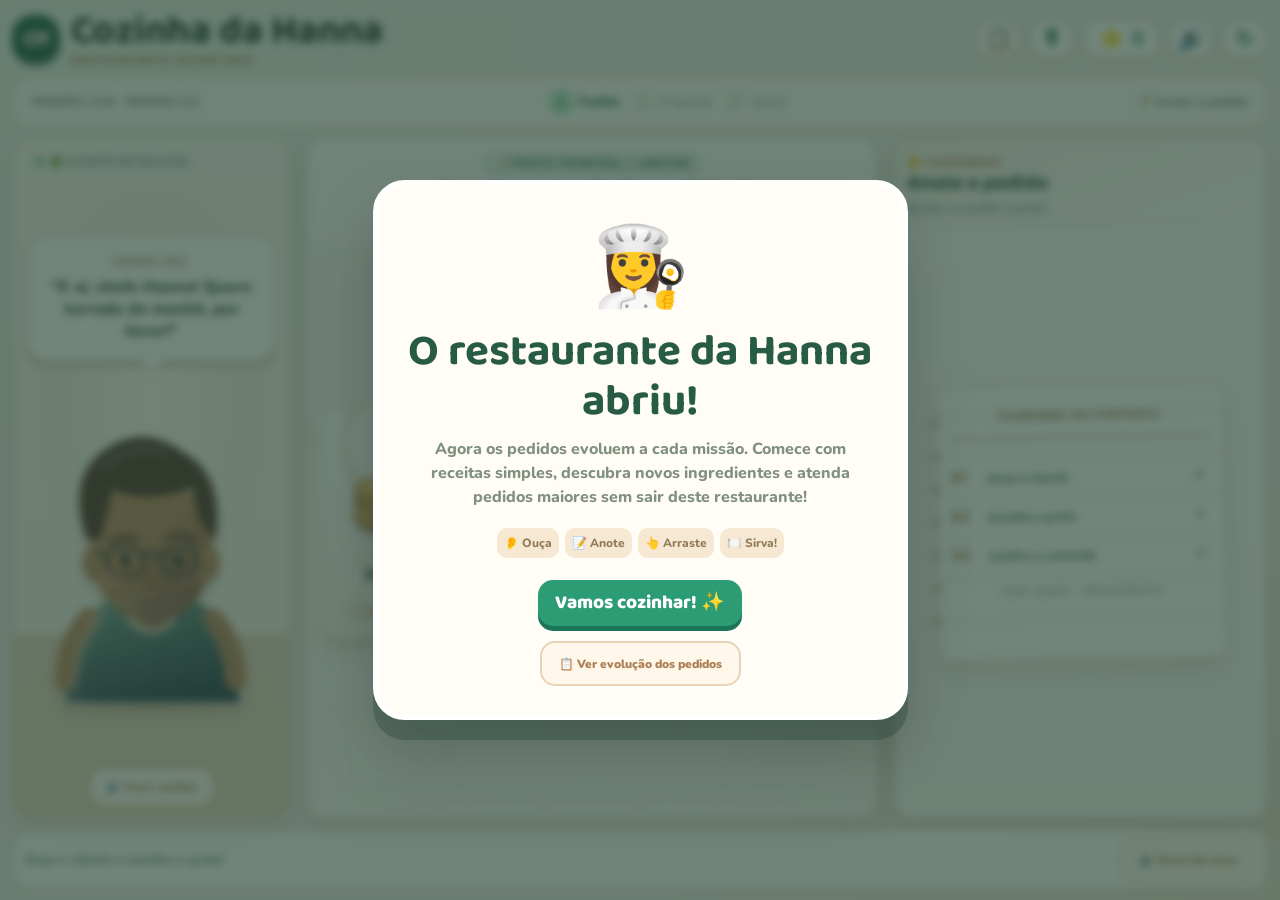
<file: index.html>
<!doctype html>
<html lang="pt-BR">
<head>
<meta charset="utf-8">
<meta name="viewport" content="width=device-width, initial-scale=1, viewport-fit=cover">
<meta name="theme-color" content="#fff8ed">
<meta name="description" content="Cozinha da Hanna: receba pedidos e arraste ingredientes para montar pratos divertidos.">
<title>Cozinha da Hanna 🍕</title>
<style>
@import url('https://fonts.googleapis.com/css2?family=Baloo+2:wght@600;700;800&family=Nunito:wght@600;700;800;900&display=swap');
:root{--mint:#d8f8df;--green:#258465;--dark:#284e43;--cream:#fffaf0;--edge:#ead8bc;--coral:#ee886e;--yellow:#ffca70}
*{box-sizing:border-box}
html{background:#fff7e8;min-height:100%}
body{margin:0;min-height:100dvh;color:#46544a;font-family:Nunito,system-ui,sans-serif;font-weight:800;background:radial-gradient(circle at 10% 8%,#c8f8e6,transparent 30%),radial-gradient(circle at 95% 95%,#ffe3a9,transparent 31%),#fff9eb}
button{font:inherit;cursor:pointer;-webkit-tap-highlight-color:transparent}
button:focus-visible{outline:4px solid #168add;outline-offset:2px}
.app{width:min(1450px,100%);margin:auto;min-height:100dvh;padding:16px 19px;display:flex;flex-direction:column;gap:13px}
header{display:flex;align-items:center;justify-content:space-between;gap:14px}
.brand{display:flex;align-items:center;gap:11px}
.brand-icon{width:58px;height:58px;border-radius:21px;background:#fff;border:3px solid #f9d893;display:grid;place-items:center;font-size:31px;box-shadow:0 5px 0 #f0d0a5;transform:rotate(-5deg)}
h1,h2,h3,p{margin:0}
h1,h2,h3{font-family:'Baloo 2',system-ui,sans-serif;line-height:1.14}
h1{font-size:clamp(25px,3.3vw,39px);color:var(--dark)}
.brand small{display:block;color:#ad7c53;text-transform:uppercase;font-size:11px;letter-spacing:1.2px;font-weight:900}
.controls{display:flex;align-items:center;gap:8px}
.score,.iconbtn{background:#fffefa;border:2px solid var(--edge);height:46px;border-radius:16px;box-shadow:0 4px 0 #efdfc9;color:#3a7863}
.score{display:flex;align-items:center;gap:8px;padding:0 14px;font-size:20px}
.iconbtn{width:46px;font-size:22px}
.progress{background:#fffefa;border:2px solid #efdfc6;border-radius:19px;display:flex;justify-content:space-between;align-items:center;gap:10px;min-height:52px;padding:8px 18px;color:#708377;font-size:13px}
.steps{display:flex;align-items:center;gap:9px}
.steps span{display:flex;align-items:center;gap:4px;opacity:.57}
.steps span strong{display:grid;place-items:center;background:#f2eedf;color:#87978b;border-radius:50%;width:26px;height:26px}
.steps span.on{opacity:1;color:#286f57}.steps span.on strong{background:#bde9cb;color:#226c57}
.steps span.done{opacity:1;color:#36956c}.steps span.done strong{background:#36956c;color:white}
.game-layout{display:grid;grid-template-columns:minmax(220px,.82fr) minmax(350px,1.68fr) minmax(268px,1.1fr);gap:15px;flex:1;align-items:stretch}
.panel{border:2px solid var(--edge);border-radius:28px;background:#fffefa;box-shadow:0 8px 0 #c6a97b12,0 20px 40px #655c4014;overflow:hidden;min-width:0}
.guest{background:linear-gradient(#fff9ec 0 80%,#ffe3b9 80%);padding:19px 15px;display:flex;flex-direction:column;align-items:center;justify-content:space-between;min-height:420px}
.lamp{font-size:11px;color:#b47757;letter-spacing:.8px;align-self:flex-start}
.speech{width:100%;background:white;border:2px solid #e9d6c2;border-radius:21px;padding:18px 13px;text-align:center;box-shadow:0 5px 0 #ecd9c1;margin-top:auto;position:relative}
.speech:after{content:"";position:absolute;width:15px;height:15px;bottom:-9px;left:calc(50% - 8px);background:white;border-bottom:2px solid #e9d6c2;border-right:2px solid #e9d6c2;transform:rotate(45deg)}
.speech strong{display:block;font-size:12px;color:#e67d61;letter-spacing:.5px;margin-bottom:6px}
.speech p{font-size:clamp(14px,1.25vw,18px);color:#425346;line-height:1.4}
.avatar{font-size:clamp(92px,10vw,150px);height:190px;display:grid;place-items:center;filter:drop-shadow(0 14px 2px #ae87572c)}
.speak{border:2px solid #edceae;border-radius:14px;padding:9px 14px;background:#fff9ee;color:#ad7750;font-size:12px}
.stage{background:repeating-linear-gradient(0deg,#fffdf8 0 54px,#f5eee1 55px 56px);display:flex;flex-direction:column;min-height:545px}
.stagehead{text-align:center;padding:26px 16px 12px}
.eyebrow{display:inline-block;background:#e4f7e8;border-radius:50px;color:#298b6a;padding:4px 12px;font-size:11px;letter-spacing:.9px}
.stagehead h2{color:#244f42;font-size:clamp(26px,3vw,38px);margin:8px 0 2px}
.stagehead p{color:#87958c;font-size:13px}
.stagebody{flex:1;display:flex;flex-direction:column;align-items:center;justify-content:center;padding:15px;gap:12px}
.choices{display:grid;grid-template-columns:repeat(3,minmax(0,1fr));gap:11px;width:100%}
.choice{background:#fff9e9;border:3px solid #eedbc2;border-radius:24px;min-height:214px;padding:12px 5px;display:flex;flex-direction:column;align-items:center;justify-content:center;gap:8px;box-shadow:0 7px 0 #ead8bb}
.choice:hover{border-color:#f9c785;transform:translateY(-2px)}
.choice:active{transform:translateY(4px)}
.choice .emoji{font-size:clamp(52px,5.5vw,82px);line-height:1.1}
.choice b{font-family:'Baloo 2',system-ui;font-size:17px;color:#405a49}
.choice small{font-size:10px;color:#a58464}
.message{text-align:center;font-size:13px;min-height:22px;color:#6a8c72}
.panhead{padding:18px 16px 12px;background:#fff8eb;border-bottom:2px dashed #eadbc7}
.panhead small{font-size:11px;color:#b47c55}
.panhead h3{font-size:25px;color:#34584b}
.panhead p{font-size:12px;color:#8e998e;margin-top:4px}
.pantryinner{padding:13px}
.pantrycards{display:grid;grid-template-columns:repeat(2,minmax(0,1fr));gap:9px}
.ingredient{min-width:0;min-height:83px;border:2px solid #ebdbc5;border-radius:15px;background:#fffaf0;box-shadow:0 5px 0 #edddc8;display:flex;flex-direction:column;align-items:center;justify-content:center;gap:3px;position:relative;touch-action:none;user-select:none;cursor:grab}
.ingredient:hover{border-color:#f5c379;background:#fff4d9}
.ingredient .emoji{font-size:34px;pointer-events:none;line-height:1}
.ingredient .label{font-weight:900;font-size:12px;pointer-events:none}
.ingredient.placed{background:#e0f8e8;border-color:#8cdab1;box-shadow:0 4px 0 #c2ead0;cursor:default}
.ingredient.placed:after{content:"✓";position:absolute;right:5px;top:4px;font-size:12px;background:#40aa79;color:white;border-radius:50%;width:19px;height:19px;display:grid;place-items:center}
.ingredient.dragging{opacity:.35}
.ingredient.wrong{animation:shake .3s}
.ingredient:disabled{opacity:.8}
.receipt{border:2px dashed #e3ceae;background:white;border-radius:17px;margin-top:16px;padding:12px}
.receipt-top{display:flex;justify-content:space-between;gap:6px;font-size:10px;color:#ae9878}
.receipt h3{font-size:19px;color:#325e4d;margin:8px 0}
.need-list{display:grid;grid-template-columns:repeat(2,minmax(0,1fr));gap:6px}
.need{background:#fff9ed;border:1px solid #eee3d4;border-radius:10px;padding:5px;display:flex;align-items:center;gap:5px;font-size:10px}
.need i{font-style:normal;font-size:19px}
.need.check{background:#e4f8e9;border-color:#bae6c5;color:#27724f}
.order-help{text-align:center;padding:23px 15px;color:#9c8768;font-size:16px;line-height:1.5}
.order-help .paper{margin:5px auto 14px;border-radius:15px;border:2px dashed #e8d7b6;padding:26px;font-size:65px;background:#fffaf1}
#plateHost{width:100%;max-width:100%}.plate-zone{display:flex;flex-direction:column;align-items:center;justify-content:center;gap:10px;width:100%;min-height:320px}
.plate-label{background:#e6f6e8;color:#348266;border-radius:30px;font-size:12px;padding:5px 12px}
.plate{width:min(290px,95%);aspect-ratio:1/1;position:relative;border-radius:50%;background:radial-gradient(circle at 43% 35%,#fff 0 53%,#e5f1e9 54% 62%,#fff 63% 68%,#c7dbd0 69% 72%,#fff 73%);border:7px solid #fff;box-shadow:0 12px 0 #45655718,0 17px 25px #53604d20;transition:box-shadow .14s,transform .14s;display:grid;place-items:center}
.plate:before{content:"";position:absolute;inset:11%;border:2px dotted #d6e9dd;border-radius:50%}
.plate.hover{transform:scale(1.035);box-shadow:0 0 0 9px #a8eabd,0 12px 0 #45655718,0 20px 28px #53604d20}
.drop-hint{position:absolute;z-index:5;background:#f9fff4;border:2px solid #b4d9bd;border-radius:50px;padding:5px 10px;font-size:10px;color:#327f60;bottom:8%;pointer-events:none}
.plate.hover .drop-hint{background:#2d9c75;color:white}
.plate-art{position:absolute;inset:14%;display:grid;place-items:center;pointer-events:none;transition:opacity .2s}
.plate-art.ghost{opacity:.14;filter:grayscale(1)}
.pizza-dough{position:relative;width:100%;height:100%;border-radius:50%;border:12px solid #d49b55;background:radial-gradient(circle at 30% 26%,#fadd9a 0,#eac178 82%);box-shadow:inset 0 0 0 7px #efcf8f,inset -11px -9px 0 #dba96a,0 5px 0 #d1a16b}
.pizza-dough:before{content:"";position:absolute;inset:8%;border-radius:50%;background:radial-gradient(circle at 68% 28%,#ed9c71 2%,transparent 12%),radial-gradient(circle at 33% 62%,#efac6f 2%,transparent 14%),radial-gradient(circle at 50% 50%,#f6b779,#efa46d)}
.pizza-dough:after{content:"";position:absolute;width:14%;height:5%;left:16%;top:22%;background:#fff0bd;border-radius:50%;transform:rotate(-30deg);opacity:.7}
.burger-art{width:95%;height:65%;border-radius:50% 50% 27% 27%;background:linear-gradient(#df9859 0 14%,#f2c477 16% 36%,#5aaf68 38% 43%,#8f4c36 47% 69%,#f6c879 71% 84%,#d88d50 87%);box-shadow:0 7px 0 #cb975c;transform:rotate(-6deg)}
.sandwich-art{width:95%;height:85%;background:linear-gradient(140deg,#f8d8a5 0 43%,#a6ce80 44% 52%,#f4be7c 53%);clip-path:polygon(50% 4%,99% 92%,1% 92%);filter:drop-shadow(0 6px 1px #c48f55)}
.icecream-art{width:70%;height:87%;background:linear-gradient(#f9a9c5 0 27%,#f6e8c9 27% 38%,#f4c379 39%);clip-path:polygon(5% 12%,95% 12%,60% 100%,40% 100%);border-radius:38% 38% 0 0}
.salad-art{width:92%;height:92%;border-radius:50%;background:radial-gradient(circle at 25% 23%,#b9e88a 0 14%,transparent 15%),radial-gradient(circle at 72% 66%,#79bd66 0 24%,transparent 25%),radial-gradient(circle,#a2d977 10%,#4aa461 82%);box-shadow:0 5px 0 #99bdb0}
.pancake-art{width:95%;height:70%;border-radius:50%;background:linear-gradient(#f4d28b 0 36%,#b67645 39% 47%,#f2c679 50% 70%,#ba7949 75% 85%,#f3cf81 86%);box-shadow:0 8px 0 #c58e58}
.topping{position:absolute;z-index:3;transform:translate(-50%,-50%);pointer-events:none;filter:drop-shadow(0 2px 1px #684e3222)}
.topping.emoji{font-size:clamp(21px,2.8vw,35px)}
.topping.cheese{width:18%;height:12%;background:#ffe66d;border:2px solid #ffd056;border-radius:48% 35% 45% 41%;transform:translate(-50%,-50%) rotate(25deg)}
.topping.cheese:after{content:"";position:absolute;inset:30% 37%;border-radius:50%;background:#f6bd40;opacity:.6}
.topping.tomato{width:14%;aspect-ratio:1;border-radius:50%;background:radial-gradient(circle,#f0715c 18%,#d94439 24% 72%,#ba3833 75%);border:2px solid #f6876e;box-shadow:inset 0 0 0 3px #f36550}
.topping.corn{width:10%;height:7%;border-radius:50%;background:#ffd54a;box-shadow:inset 0 -3px 0 #dca037}
.topping-area{position:absolute;inset:0;pointer-events:none}
.footer{display:flex;justify-content:space-between;align-items:center;gap:11px;padding:10px 15px;background:#fffdf7;border:2px solid var(--edge);border-radius:19px;min-height:70px}
.tip{font-size:13px;color:#759080;max-width:63%}
.actions{display:flex;gap:8px;align-items:center}
.primary,.secondary{border-radius:15px;min-height:45px;padding:8px 17px;font-weight:900;white-space:nowrap}
.primary{font-family:'Baloo 2',system-ui,sans-serif;background:#2c9c75;border:0;color:white;font-size:19px;box-shadow:0 5px 0 #1b7558}
.primary:disabled{background:#a9c9b6;box-shadow:0 5px 0 #8fae9b;cursor:not-allowed}
.primary:active:not(:disabled){transform:translateY(3px);box-shadow:0 2px 0 #1b7558}
.secondary{border:2px solid #e9d3b7;color:#ad8058;background:#fff7e9;font-size:12px}
.drag-proxy{position:fixed;z-index:1000;transform:translate(-50%,-50%) rotate(-8deg);pointer-events:none;font-size:59px;filter:drop-shadow(0 8px 5px #0003)}
.toast{position:fixed;z-index:2001;top:75px;left:50%;transform:translate(-50%,-13px);max-width:min(450px,95vw);background:white;border:3px solid #c8ecd4;box-shadow:0 10px 30px #234b3533;border-radius:18px;padding:13px 19px;text-align:center;font-size:14px;color:#2c775b;opacity:0;pointer-events:none;transition:.2s}
.toast.show{opacity:1;transform:translate(-50%,0)}
.toast.warning{border-color:#f4beaa;color:#af6753}
.overlay{position:fixed;inset:0;z-index:3000;background:#17392c9c;display:grid;place-items:center;padding:15px;backdrop-filter:blur(4px)}
.overlay[hidden]{display:none}
.modal{background:#fffdf5;border:5px solid white;border-radius:32px;box-shadow:0 20px 0 #23423355,0 35px 65px #0003;padding:29px 20px;text-align:center;max-width:535px;width:100%;max-height:95dvh;overflow:auto}
.modal .big{font-size:78px}
.modal h2{font-size:clamp(29px,5vw,44px);color:#285b46;margin:6px 0 10px}
.modal p{font-size:16px;color:#819080;line-height:1.5;margin:0 auto 19px;max-width:420px}
.modal .steps-guide{display:flex;flex-wrap:wrap;justify-content:center;gap:6px;margin:15px 0 22px}
.steps-guide span{background:#f6e8d3;color:#927b58;font-size:12px;border-radius:10px;padding:7px}
.stars{font-size:43px;letter-spacing:4px;margin:8px}
@keyframes shake{25%{transform:translateX(-6px)}50%{transform:translateX(5px)}75%{transform:translateX(-3px)}}
@media(max-width:1050px){.game-layout{grid-template-columns:minmax(170px,.75fr) minmax(300px,1.5fr) minmax(220px,1fr);gap:9px}.plate{width:min(250px,100%)}.plate-zone{min-height:275px}.ingredient{min-height:74px}.guest{padding:13px}.stage{min-height:520px}}
@media(max-width:750px){
.app{padding:9px 9px 85px;gap:8px}
.brand-icon{height:44px;width:44px;font-size:24px;border-radius:15px}.brand{gap:7px}h1{font-size:25px}.brand small{font-size:9px;letter-spacing:.5px}
.controls{gap:5px}.score,.iconbtn{height:37px;border-radius:12px}.score{padding:0 8px;font-size:17px}.iconbtn{width:37px;font-size:18px}
.progress{padding:6px 10px;min-height:43px;font-size:10px}.steps{gap:3px}.steps span{font-size:0}.steps span strong{width:24px;height:24px;font-size:11px}
.game-layout{grid-template-columns:minmax(0,1fr) minmax(0,1fr);grid-template-areas:"guest guest" "stage pantry";gap:8px;align-items:start}
.guest{grid-area:guest;min-height:0;flex-direction:row;background:#fff9ed;gap:9px;padding:7px 9px}
.guest .lamp{display:none}.speech{flex:1;margin:0;box-shadow:none;border-radius:13px;padding:8px}.speech:after{display:none}.speech strong{font-size:10px;margin-bottom:2px}.speech p{font-size:12px;line-height:1.25}
.avatar{order:2;font-size:48px;height:auto}.speak{order:3;font-size:0;padding:5px;width:30px;height:36px}.speak:before{content:"🔊";font-size:18px}
.stage{grid-area:stage;min-height:330px;position:sticky;top:5px;border-radius:20px;z-index:1}
.pan{grid-area:pantry}.stagehead{padding:14px 5px 5px}.stagehead h2{font-size:22px;line-height:1.08;margin:5px 0 0}.stagehead p{font-size:10px}.eyebrow{font-size:9px;padding:3px 7px}
.stagebody{padding:7px 5px;gap:6px;justify-content:start}
.plate-zone{min-height:218px;gap:8px}.plate{width:min(190px,99%);border-width:5px}.plate-label{font-size:9px}.drop-hint{font-size:8px;padding:3px 5px}.message{font-size:11px}
.pizza-dough{border-width:7px}
.panhead{padding:10px 8px}.panhead small{font-size:9px}.panhead h3{font-size:19px}.panhead p{font-size:10px}
.pantryinner{padding:6px}.pantrycards{gap:5px}.ingredient{min-height:68px;border-radius:11px;box-shadow:0 3px 0 #edddc8}.ingredient .emoji{font-size:27px}.ingredient .label{font-size:10px}
.receipt{margin-top:9px;padding:7px}.receipt h3{font-size:15px;margin:5px 0}.need-list{gap:4px}.need{font-size:9px;padding:3px;gap:2px}.need i{font-size:14px}
.footer{position:fixed;z-index:50;left:0;right:0;bottom:0;border-radius:17px 17px 0 0;box-shadow:0 -7px 25px #345b4828;padding:8px 12px calc(8px + env(safe-area-inset-bottom));min-height:65px}
.tip{font-size:10px;max-width:47%}.primary{font-size:17px;min-height:42px;padding:5px 12px}.secondary{font-size:10px;padding:5px 9px;min-height:39px}
body.mode-order .game-layout{grid-template-columns:1fr;grid-template-areas:"guest" "stage"}
body.mode-order .stage{position:relative;min-height:310px}
body.mode-order .stagebody{padding:14px}
body.mode-order .pan{display:none}
.choices{gap:7px}.choice{min-height:142px;border-radius:16px;border-width:2px;gap:5px;box-shadow:0 4px 0 #ead8bb}.choice .emoji{font-size:45px}.choice b{font-size:13px}.choice small{font-size:9px}
}
@media(max-width:365px){h1{font-size:22px}.brand small{display:none}.ingredient .label{font-size:9px}.plate{width:160px}.plate-zone{min-height:191px}.stage{min-height:300px}}
@media(prefers-reduced-motion:reduce){*,*:before,*:after{animation-duration:.01ms!important;transition-duration:.01ms!important}}
</style>
<link rel="stylesheet" href="assets/polish.css">
</head>
<body class="mode-order">
<div class="app">
<header><div class="brand"><div class="brand-icon" aria-hidden="true">CH</div><div><h1>Cozinha da Hanna</h1><small>Restaurante divertido</small></div></div><div class="controls"><button class="iconbtn" id="missionsMenu" type="button" title="Pedidos e missões" aria-label="Abrir lista de missões">📋</button><button class="iconbtn" id="voiceSettings" type="button" title="Configurar vozes e pronúncia" aria-label="Configurar vozes e pronúncia">🎙</button><div class="score" title="Estrelas"><span aria-hidden="true">⭐</span><b id="score">0</b></div><button class="iconbtn" id="sound" type="button" title="Ativar/desativar som" aria-label="Ativar ou desativar som">🔊</button><button class="iconbtn" id="restart" type="button" title="Recomeçar">↻</button></div></header>
<div class="progress"><b id="round">CLIENTE 1 DE 5</b><div class="steps" id="steps"></div><b id="progressText">📝 Anote o pedido</b></div>
<main class="game-layout">
<aside class="panel guest"><div class="lamp">🟢 CLIENTE NO BALCÃO</div><div class="speech"><strong id="customerName">CLIENTE</strong><p id="request">O que vamos preparar hoje?</p></div><div class="avatar" id="avatar" aria-hidden="true">👧</div><button class="speak" id="speak" type="button" title="Ouvir o pedido">🔊 Ouvir pedido</button></aside>
<section class="panel stage" id="stage" aria-label="Mesa de preparo"><div id="stageContent"></div></section>
<aside class="panel pan" id="pantry" aria-label="Ingredientes e comanda"></aside>
</main>
<footer class="footer"><p class="tip" id="tip">Escute o pedido e escolha o prato certo!</p><div class="actions" id="actions"></div></footer>
</div>
<div class="toast" id="toast" role="status" aria-live="polite"></div><div class="overlay" id="overlay" role="dialog" aria-modal="true" aria-labelledby="modalTitle" hidden></div>
<script src="assets/food-art.js"></script>
<script src="assets/missions-data.js"></script>
<script src="assets/voice-engine.js"></script>
<script>
(function(){
'use strict';
const $=id=>document.getElementById(id);
const ingredients={massa:['Massa de pizza','🫓'],queijo:['Queijo','🧀'],tomate:['Tomate','🍅'],milho:['Milho','🌽'],pao:['Pão','🍞'],carne:['Hambúrguer','🥩'],alface:['Alface','🥬'],morango:['Morango','🍓'],banana:['Banana','🍌'],chocolate:['Chocolate','🍫'],confeitos:['Confeitos','🍬'],casquinha:['Casquinha','🍦'],pepino:['Pepino','🥒'],cenoura:['Cenoura','🥕'],panqueca:['Panqueca','🥞'],mel:['Mel','🍯'],ovo:['Ovo','🥚'],tigela:['Taça','🥣']};
const dishes={pizza:['Pizza','🍕','massa'],burger:['Hambúrguer','🍔','pao'],sorvete:['Sorvete','🍨','casquinha'],salada:['Salada','🥗','alface'],panqueca:['Panqueca','🥞','panqueca'],sanduiche:['Sanduíche','🥪','pao'],frutas:['Taça de frutas','🍓','tigela'],torrada:['Torrada','🍞','pao'],omelete:['Omelete','🍳','ovo']};
const orders=[
['pizza','Pizza de queijo e tomate','Uma pizza com queijo e tomate, por favor!',['massa','queijo','tomate']],
['pizza','Pizza de queijo e milho','Quero uma pizza com queijo e milho!',['massa','queijo','milho']],
['burger','Hambúrguer de queijo e alface','Um hambúrguer com queijo e alface!',['pao','carne','queijo','alface']],
['burger','Hambúrguer com tomate','Quero hambúrguer com tomate e queijo!',['pao','carne','tomate','queijo']],
['sorvete','Sorvete de morango e banana','Um sorvete com morango e banana!',['casquinha','morango','banana']],
['sorvete','Sorvete com chocolate','Quero sorvete com chocolate e confeitos!',['casquinha','chocolate','confeitos']],
['salada','Salada de tomate e pepino','Uma salada com alface, tomate e pepino!',['alface','tomate','pepino']],
['salada','Salada de cenoura e milho','Quero salada com alface, cenoura e milho!',['alface','cenoura','milho']],
['panqueca','Panqueca com banana e mel','Uma panqueca com banana e mel, por favor!',['panqueca','banana','mel']],
['panqueca','Panqueca com morango','Quero panqueca de morango com chocolate!',['panqueca','morango','chocolate']],
['sanduiche','Sanduíche de queijo e tomate','Um sanduíche de queijo e tomate!',['pao','queijo','tomate']],
['sanduiche','Sanduíche de ovo e alface','Quero sanduíche com ovo e alface!',['pao','ovo','alface']],
['frutas','Taça de frutas com morango','Para sobremesa, quero uma taça de frutas com morango, banana e mel!',['tigela','morango','banana','mel']],
['frutas','Taça de frutas com chocolate','Para sobremesa, quero taça de frutas com banana, morango e chocolate!',['tigela','banana','morango','chocolate']]
];
const names=['Nina','Sofia','Theo','Bia','Lili','Davi','Pedro'];
const faces=['👧🏽','👧🏻','👦🏽','👧🏿','👧🏼','👦🏻','👦🏼'];
const S={round:0,course:'main',stage:'order',stars:0,placed:[],deck:[],guests:[],palette:[],sound:true,locked:false,clientStars:0,ratings:[],activeRequest:'',prepStarted:0,mission:null,progress:{}};
const dessertTypes=['sorvete','panqueca','frutas'];
const isDessert=()=>S.course==='dessert';
const foodIcon=id=>window.FoodArt?window.FoodArt.ingredient(id):ingredients[id][1];
const dishIcon=id=>window.FoodArt?(window.FoodArt.dish(id)||window.FoodArt.ingredient(dishes[id][2])):dishes[id][1];
let drag=null,toastTimer=0,audio=null;
function sample(arr){let a=arr.slice();for(let i=a.length-1;i>0;i--){let j=Math.floor(Math.random()*(i+1));let z=a[i];a[i]=a[j];a[j]=z;}return a;}
function order(){return S.deck[S.round];}
const Missions=window.HannaMissions;
const SAVE_KEY='hanna_missions_v1';
try{S.progress=JSON.parse(localStorage.getItem(SAVE_KEY)||'{}')||{};}catch(e){S.progress={};}
function saveMissionProgress(){
 try{localStorage.setItem(SAVE_KEY,JSON.stringify(S.progress));}catch(e){snack('Não foi possível salvar o progresso neste navegador.',true);}
}
const specialTypes={torrada:'torrada',omelete:'omelete'};
function missionOrder(recipeId){
 const r=Missions.recipes[recipeId];
 if(!r)throw Error('Receita inexistente: '+recipeId);
 const type=specialTypes[recipeId]||r.art;
 const sweet=type==='sorvete'||(type==='frutas'&&S.mission.chapter!=='manha')||(type==='panqueca'&&S.mission.chapter==='doce');
 return [type,r.label,'Quero '+r.label.toLowerCase()+', por favor!',r.needs.slice(),sweet?'dessert':'main'];
}
function activeMission(){
 const last=Missions.missions.find(m=>Missions.unlocked(m.id,S.progress)&&!S.progress[m.id]?.completed);
 return last||Missions.missions[Missions.missions.length-1];
}
function selectMission(id){
 const m=Missions.get(id);
 if(!m||!Missions.unlocked(id,S.progress))return;
 window.HannaVoice.cancel();
 S.mission=m;
 hide();
 start();
}
function missionMenu(){
 window.HannaVoice.cancel();
 const groups=Missions.chapters.map(ch=>{
  const cards=ch.missions.map(m=>{
    const unlocked=Missions.unlocked(m.id,S.progress),p=S.progress[m.id];
    const mark=p?.completed?('⭐'.repeat(p.stars||0)||'✓'):unlocked?'JOGAR':'🔒';
    return '<button class="mission-pick '+(unlocked?'':'locked')+'" data-mission-id="'+m.id+'" '+(unlocked?'':'disabled')+'><small>'+ch.icon+' MISSÃO '+(m.index+1)+'</small><b>'+m.title+'</b><span>'+mark+'</span></button>';
  }).join('');
  return '<section class="mission-group"><h3>'+ch.title+'</h3><div class="mission-choices">'+cards+'</div></section>';
 }).join('');
 show('<h2 id="modalTitle">Pedidos e missões</h2><p>A cada missão, os pedidos ficam mais variados. Tudo acontece neste mesmo restaurante.</p><div class="mission-list">'+groups+'</div><div class="mission-menu-actions"><button class="secondary" id="closeMissionMenu">Voltar ao restaurante</button></div>');
 $('closeMissionMenu').onclick=hide;
 document.querySelectorAll('[data-mission-id]').forEach(b=>{b.onclick=()=>selectMission(b.dataset.missionId);});
}
function escapeText(s){return String(s).replace(/[&<>"']/g,c=>({'&':'&amp;','<':'&lt;','>':'&gt;','"':'&quot;',"'":'&#39;'}[c]));}
function voiceSettings(){
 window.HannaVoice.cancel();
 const kit=window.HannaVoice,options=kit.getPreferences(),voices=kit.availableVoices();
 const choices=(gender)=>{
   let items=voices.filter(v=>/^pt(-|_)/i.test(v.lang));
   const output='<option value="">Automática — melhor disponível</option>'+
    items.map(v=>'<option value="'+escapeText(v.voiceURI)+'" '+(options[gender]===v.voiceURI?'selected':'')+'>'+escapeText(v.name)+' ('+escapeText(v.lang)+')</option>').join('');
   return '<label class="voice-label" for="voice-'+gender+'">'+(gender==='female'?'Clientes com voz feminina':'Clientes com voz masculina')+'</label><select id="voice-'+gender+'" class="voice-select">'+output+'</select>';
 };
 const phonetics=kit.aliases.map(v=>'<option value="'+v+'" '+(options.pronunciation===v?'selected':'')+'>'+v+'</option>').join('');
 show('<h2 id="modalTitle">Vozes dos clientes</h2><p class="voice-intro">Ajuste como os personagens falam. O nome continua escrito <b>Hanna</b>; só a pronúncia do áudio é modificada.</p><div class="voice-config"><label class="voice-label" for="pronounce">Pronúncia de Hanna</label><select id="pronounce" class="voice-select">'+phonetics+'</select><button id="tryPronunciation" class="secondary">▶ Ouvir “Chefe Hanna”</button><div class="voice-divider"></div>'+choices('female')+'<button id="tryFemale" class="secondary">▶ Testar voz feminina</button>'+choices('male')+'<button id="tryMale" class="secondary">▶ Testar voz masculina</button><p class="voice-notice">'+(voices.length?'Vozes disponíveis neste navegador: '+voices.length+'.':'O navegador ainda não disponibilizou vozes em português. Podem aparecer após carregar.')+' Para ter voz menos robótica, selecione uma opção “Natural” ou “Neural” quando existir.</p></div><button class="primary" id="saveVoiceSettings">Salvar e voltar</button>');
 $('pronounce').onchange=v=>kit.setPronunciation(v.target.value);
 for(const gender of ['female','male']){
   $('voice-'+gender).onchange=e=>kit.setVoicePreference(gender,e.target.value);
 }
 // Provas usam identidade separada, não mudam a voz do cliente em atendimento.
 const probe=(gender)=>{
  const p=kit.profile(gender==='male'?'Teste masculino':'Teste feminino',gender==='male'?1:0);
  p.gender=gender;
  const result=kit.speak('Que comida maravilhosa, Chefe Hanna! Você arrasou na cozinha!',p,{enabled:true,onError:()=>snack('Esta voz não está disponível. Experimente outra opção.',true)});
  if(result.reason==='voices-loading')snack('Preparando a voz de teste...');
 };
 $('tryPronunciation').onclick=()=>probe('female');
 $('tryFemale').onclick=()=>probe('female');
 $('tryMale').onclick=()=>probe('male');
 $('saveVoiceSettings').onclick=()=>{kit.cancel();hide();};
}
function dish(){return dishes[order()[0]];}
function snack(t,warn){const x=$('toast');x.textContent=t;x.className='toast show'+(warn?' warning':'');clearTimeout(toastTimer);toastTimer=setTimeout(()=>x.className='toast',2500);}
function sfx(kind){if(!S.sound)return;try{if(!audio)audio=new (window.AudioContext||window.webkitAudioContext)();if(audio.state==='suspended')audio.resume();let melody=kind==='wrong'?[220,185]:kind==='win'?[523,659,784]:[440,587];melody.forEach((v,i)=>{const osc=audio.createOscillator(),gain=audio.createGain(),start=audio.currentTime+i*.09;osc.type='sine';osc.frequency.value=v;gain.gain.setValueAtTime(.001,start);gain.gain.exponentialRampToValueAtTime(.055,start+.018);gain.gain.exponentialRampToValueAtTime(.001,start+.17);osc.connect(gain);gain.connect(audio.destination);osc.start(start);osc.stop(start+.18);});}catch(e){}}
function say(text){
 if(!S.sound)return;
 const p=window.HannaVoice.profile(S.guests[S.round][0],S.round);
 const result=window.HannaVoice.speak(text,p,{enabled:S.sound,onError:()=>snack('A voz deste cliente não está disponível no navegador. Abra 🎙 para escolher outra.',true)});
 if(result.reason==='unsupported')snack('Seu navegador não oferece leitura em voz alta.',true);
 if(result.reason==='voices-loading')snack('Carregando a voz deste cliente...');
}
function speak(){say(S.activeRequest||order()[2]);}
function rating(){
 const wanted=order()[3],correct=S.placed.filter(id=>wanted.includes(id)).length;
 const wrong=S.placed.length-correct,missing=wanted.length-correct;
 const score=Math.max(0,Math.round(100*correct/wanted.length-24*wrong));
 const stars=score>=85?3:score>=60?2:score>=30?1:0;
 const level=score>=85?'excellent':score>=60?'good':score>=30?'okay':'low';
 const elapsed=Math.max(1,Math.round((performance.now()-S.prepStarted)/1000));
 const response=window.HannaVoice.feedback({level,score,correct,wrong,missing,elapsed,course:S.course});
 return {score,stars,correct,wrong,missing,elapsed,level,response};
}
function show(html){$('overlay').innerHTML='<div class="modal">'+html+'</div>';$('overlay').hidden=false;}
function hide(){$('overlay').hidden=true;$('overlay').innerHTML='';}
function header(){let idx=['order','prepare','serve'].indexOf(S.stage);if(idx<0)idx=2;$('round').textContent='MISSÃO '+(Missions.missions.indexOf(S.mission)+1)+'/24 · PEDIDO '+(S.round+1)+'/'+S.deck.length;$('score').textContent=S.stars;$('progressText').textContent=S.stage==='order'?(isDessert()?'🍨 Sobremesa':'📝 Anote o pedido'):S.stage==='prepare'?(isDessert()?'🍓 Prepare a sobremesa':'🍳 Prepare o prato'):'🎉 Prontinho!';$('steps').innerHTML=['Pedido','Preparar','Servir'].map((t,i)=>'<span class="'+(i===idx?'on':i<idx?'done':'')+'"><strong>'+(i<idx?'✓':(i+1))+'</strong>'+t+'</span>').join('');$('request').textContent='“'+(S.activeRequest||order()[2])+'”';$('customerName').textContent=S.guests[S.round][0].toUpperCase()+' DIZ:';$('avatar').innerHTML=window.FoodArt?window.FoodArt.person(S.round,S.guests[S.round][0]):S.guests[S.round][1];document.body.className='mode-'+S.stage+(isDessert()?' course-dessert':'');}
function stageHead(tag,title,sub){return '<div class="stagehead"><span class="eyebrow">'+tag+'</span><h2>'+title+'</h2><p>'+sub+'</p></div>';}
function renderOrder(){S.stage='order';S.placed=[];S.locked=false;S.activeRequest=window.HannaVoice.request(order()[2],S.course,S.guests[S.round][0]);header();let type=order()[0];let pool=isDessert()?['sorvete','panqueca','frutas']:['pizza','burger','salada','sanduiche','torrada','omelete','panqueca','frutas'];let choices=sample([type].concat(sample(pool.filter(x=>x!==type)).slice(0,2)));$('stageContent').innerHTML=stageHead(isDessert()?'🍧 SOBREMESA • ANOTAR':'📝 PRATO PRINCIPAL • ANOTAR',isDessert()?'Qual sobremesa foi pedida?':'Qual prato foi pedido?','Escolha pela imagem e anote a comanda.')+'<div class="stagebody"><div class="choices">'+choices.map(k=>'<button type="button" class="choice" data-dish="'+k+'"><span class="emoji">'+dishIcon(k)+'</span><b>'+dishes[k][0]+'</b><small>ANOTAR PEDIDO</small></button>').join('')+'</div><p class="message" id="message">Confira a comanda e escolha com atenção.</p></div>';$('pantry').innerHTML='<div class="panhead"><small>📒 CADERNINHO</small><h3>Anote o pedido</h3><p>Escute e escolha o prato.</p></div><div class="order-help"><div class="order-paper"><span class="paper-title">CADERNO DE PEDIDOS</span><div class="paper-rule"></div><div class="paper-row"><b>01</b><span>Ouça o cliente</span><span class="paper-dot">●</span></div><div class="paper-row"><b>02</b><span>Escolha o prato</span><span class="paper-dot">●</span></div><div class="paper-row"><b>03</b><span>Confira a comanda</span><span class="paper-dot">●</span></div><div class="paper-bottom">CHEF HANNA · RESTAURANTE</div></div></div>';$('tip').textContent='Ouça o cliente e escolha o prato!';$('actions').innerHTML='<button class="secondary" id="hear">🔊 Ouvir de novo</button>';$('hear').onclick=speak;document.querySelectorAll('.choice').forEach(btn=>btn.addEventListener('click',()=>{if(S.stage!=='order'||S.locked)return;if(btn.dataset.dish!==type){sfx('wrong');$('message').textContent='Quase! Tente outro prato. 💛';btn.style.borderColor='#efa88e';return;}S.locked=true;btn.style.borderColor='#68c99a';$('message').textContent='Pedido anotado! ✨';sfx('good');setTimeout(renderPrepare,420);}));}
const coords=[[33,33],[65,34],[47,52],[32,66],[67,66],[50,22],[51,77],[75,49]];
function drawToken(id,n){const isPizza=order()[0]==='pizza';let points=coords.slice(0,6);let bits=[];if(isPizza&&(id==='queijo'||id==='tomate'||id==='milho')){let css=id==='queijo'?'cheese':id==='tomate'?'tomato':'corn';points.forEach((xy,i)=>{bits.push('<span class="topping '+css+'" style="left:'+xy[0]+'%;top:'+xy[1]+'%;'+(id==='queijo'?'transform:translate(-50%,-50%) rotate('+(i*36)+'deg)':'')+'"></span>');});}else{let xy=coords[(n+1)%coords.length];bits.push('<span class="topping vector" style="left:'+xy[0]+'%;top:'+xy[1]+'%">'+foodIcon(id)+'</span>');}return bits.join('');}
function plateHTML(){let base=dish()[2],has=S.placed.includes(base),type=order()[0];let art=type==='pizza'?'<div class="pizza-dough"></div>':foodIcon(base);return '<div class="plate-zone"><span class="plate-label">'+(isDessert()?'SOBREMESA: ':'PRATO: ')+dish()[0].toUpperCase()+'</span><div class="plate" id="plate" aria-label="Prato: solte um ingrediente aqui"><div class="plate-art'+(has?'':' ghost')+'">'+art+'</div><div class="topping-area">'+S.placed.filter(id=>id!==base).map((id,i)=>drawToken(id,i)).join('')+'</div><span class="drop-hint" id="dropHint">'+(has?'SOLTE AQUI!':'COMECE PELA BASE')+'</span></div></div>';}
function recipe(){
 const wanted=order()[3],right=S.placed.filter(id=>wanted.includes(id)),wrong=S.placed.filter(id=>!wanted.includes(id));
 return '<div class="receipt"><div class="receipt-top"><span>COMANDA #'+String(S.round+1).padStart(2,'0')+'</span><span>'+S.guests[S.round][0].toUpperCase()+'</span></div><h3>'+order()[1]+'</h3><div class="need-list">'+wanted.map(id=>'<div class="need '+(right.includes(id)?'check':'')+'"><i>'+foodIcon(id)+'</i>'+ingredients[id][0]+(right.includes(id)?' ✓':'')+'</div>').join('')+'</div><p class="recipe-progress">'+right.length+' de '+wanted.length+' ingredientes pedidos'+(wrong.length?' • '+wrong.length+' diferente'+(wrong.length>1?'s':''):'')+'</p></div>';
}
function renderPrepare(){S.stage='prepare';S.placed=[];S.locked=false;S.prepStarted=performance.now();let rest=sample(Object.keys(ingredients).filter(id=>!order()[3].includes(id))).slice(0,Math.max(0,6-order()[3].length));S.palette=sample(order()[3].concat(rest));header();$('stageContent').innerHTML=stageHead(isDessert()?'🍓 SOBREMESA • PREPARAR':'🍳 PRATO PRINCIPAL • PREPARAR',isDessert()?'Monte a sobremesa!':'Monte o prato!','Arraste os ingredientes da despensa até o prato.')+'<div class="stagebody"><div id="plateHost">'+plateHTML()+'</div><p class="message" id="message">Comece pelo '+ingredients[dish()[2]][0].toLowerCase()+'! 🌈</p></div>';$('pantry').innerHTML='<div class="panhead"><small>📝 COMANDA + DESPENSA</small><h3>Pedido e ingredientes</h3><p>Confira o pedido e toque ou arraste para montar.</p></div><div class="pantryinner pantry-all-in-one"><div id="recipe" class="recipe-slot">'+recipe()+'</div><div class="pantrycards" role="group" aria-label="Ingredientes disponíveis">'+S.palette.map(id=>'<button type="button" class="ingredient" data-id="'+id+'" title="Arraste '+ingredients[id][0]+' para o prato" aria-label="Arrastar '+ingredients[id][0]+' para o prato"><span class="emoji">'+foodIcon(id)+'</span><span class="label">'+ingredients[id][0]+'</span></button>').join('')+'</div></div>';$('tip').textContent='Toque ou arraste. A comanda e todos os ingredientes estão sempre visíveis.';$('actions').innerHTML='<button class="secondary" id="clear">↻ Limpar</button><button class="primary" id="serve" type="button" aria-label="Servir o prato">Servir 🍽️</button>';$('clear').onclick=()=>{S.placed=[];update();sfx('good');};$('serve').onclick=serve;document.querySelectorAll('.ingredient').forEach(b=>{b.addEventListener('pointerdown',startDrag);b.addEventListener('click',e=>{if(e.detail===0)add(b.dataset.id);});});update();}
function update(){
 if(S.stage!=='prepare')return;
 $('plateHost').innerHTML=plateHTML();
 $('recipe').innerHTML=recipe();
 document.querySelectorAll('.ingredient').forEach(b=>{
   const used=S.placed.includes(b.dataset.id);
   b.classList.toggle('placed',used);b.disabled=used;
 });
 const ready=S.placed.length>0;
 // O botão deve sempre responder ao toque. Quando o prato estiver vazio,
 // explique o que falta em vez de deixar uma ação visualmente inerte.
 $('serve').disabled=false;
 $('serve').setAttribute('aria-label',ready?'Servir o prato preparado':'Servir: o prato ainda precisa de ingredientes');
 $('serve').title=ready?'Entregar o prato para avaliação':'Toque ou arraste ao menos um ingrediente para o prato';
 const good=S.placed.filter(id=>order()[3].includes(id)).length;
 const bad=S.placed.length-good;
 $('message').textContent=good+' correto'+(good===1?'':'s')+' • '+bad+' diferente'+(bad===1?'':'s');
}
function add(id){
 if(S.stage!=='prepare'||S.placed.includes(id))return;
 S.placed.push(id);
 sfx(order()[3].includes(id)?'good':'wrong');
 update();
 if(!order()[3].includes(id))snack('Ingrediente adicionado. O cliente vai avaliar o resultado!',true);
}
function insidePlate(x,y){const el=$('plate');if(!el)return false;let r=el.getBoundingClientRect();return x>=r.left-18&&x<=r.right+18&&y>=r.top-18&&y<=r.bottom+18;}
function startDrag(e){let b=e.currentTarget;if(b.disabled||S.stage!=='prepare')return;if(e.pointerType==='mouse'&&e.button!==0)return;drag={id:b.dataset.id,startX:e.clientX,startY:e.clientY,pointer:e.pointerId,el:b,moving:false,proxy:null};try{b.setPointerCapture(e.pointerId);}catch(err){}}
function moveDrag(e){if(!drag||e.pointerId!==drag.pointer)return;let d=drag;if(!d.moving&&Math.hypot(e.clientX-d.startX,e.clientY-d.startY)>8){d.moving=true;d.el.classList.add('dragging');d.proxy=document.createElement('div');d.proxy.className='drag-proxy';d.proxy.innerHTML=foodIcon(d.id);document.body.appendChild(d.proxy);}if(d.moving){e.preventDefault();d.proxy.style.left=e.clientX+'px';d.proxy.style.top=e.clientY+'px';const p=$('plate');if(p)p.classList.toggle('hover',insidePlate(e.clientX,e.clientY));}}
function releaseDrag(e){if(!drag||e.pointerId!==drag.pointer)return;const d=drag;drag=null;d.el.classList.remove('dragging');if(d.proxy)d.proxy.remove();let ok=d.moving&&insidePlate(e.clientX,e.clientY);let p=$('plate');if(p)p.classList.remove('hover');if(ok||!d.moving){add(d.id);}else{snack('Quase! Solte o ingrediente dentro do prato ou toque nele para adicionar!');}}
function cancelDrag(e){if(drag&&e.pointerId===drag.pointer){if(drag.proxy)drag.proxy.remove();drag.el.classList.remove('dragging');drag=null;let p=$('plate');if(p)p.classList.remove('hover');}}
window.addEventListener('pointermove',moveDrag,{passive:false});window.addEventListener('pointerup',releaseDrag);window.addEventListener('pointercancel',cancelDrag);
function serve(){
 if(S.stage!=='prepare')return;
 if(S.placed.length===0){
  snack('O prato está vazio! Toque em um ingrediente ou arraste-o até o prato para poder servir.',true);
  const plate=$('plate');if(plate){plate.classList.add('hover');setTimeout(()=>plate.classList.remove('hover'),800);}
  return;
 }
 const result=rating();S.stage='serve';S.stars+=result.stars;S.ratings.push(result);header();
 if(result.stars>=2)sfx('win');else sfx('wrong');
 const faces={excellent:'😍',good:'🙂',okay:'😐',low:'😕'};
 const badge={excellent:'Adorou!',good:'Gostou',okay:'Mais ou menos',low:'Não gostou muito'};
 const last=S.round===S.deck.length-1;
 show('<div class="big">'+faces[result.level]+'</div><h2 id="modalTitle">'+badge[result.level]+'</h2><p class="reaction-text">“'+result.response+'”</p><div class="stars">'+('⭐'.repeat(result.stars)||'☆')+'</div><div class="rating-meter"><span style="width:'+result.score+'%"></span></div><p class="rating-details">'+result.score+'% de satisfação • '+result.correct+' certos • '+result.wrong+' diferentes • '+result.missing+' faltando • '+result.elapsed+'s</p><button class="secondary" id="repeatReaction">🔊 Ouvir avaliação</button><div style="margin-top:13px"><button class="primary" id="next">'+(last?'Concluir missão':'Próximo pedido →')+'</button></div>');
 $('repeatReaction').onclick=()=>say(result.response);
 $('next').onclick=()=>{window.HannaVoice.cancel();hide();if(last){finish();}else{S.round++;S.course=order()[4];renderOrder();}};
 say(result.response);
}
function finish(){
 const earned=Math.max(0,Math.min(3,Math.round(S.stars/S.deck.length)));
 const old=S.progress[S.mission.id]||{};
 S.progress[S.mission.id]={completed:true,stars:Math.max(old.stars||0,earned),lastPlayed:new Date().toISOString()};
 saveMissionProgress();
 const next=Missions.next(S.mission.id);
 const hasNext=next&&Missions.unlocked(next.id,S.progress);
 const nextBtn=hasNext?'<button class="primary" id="nextMission">Próxima missão →</button>':'<button class="primary" id="missionsAgain">Ver minhas missões</button>';
 show('<div class="big">🏆</div><h2 id="modalTitle">Missão concluída!</h2><p><b>'+S.mission.title+'</b><br>Você completou '+S.deck.length+' pedido'+(S.deck.length>1?'s':'')+' e conquistou '+S.stars+' estrelas!</p><div class="stars">'+('⭐'.repeat(earned)||'☆')+'</div><p>Uma nova missão fica disponível quando você termina a anterior.</p>'+nextBtn+'<div style="margin-top:13px"><button class="secondary" id="replayMission">Repetir missão</button> <button class="secondary" id="seeMissions">Escolher missão</button></div>');
 if(hasNext)$('nextMission').onclick=()=>selectMission(next.id);
 else $('missionsAgain').onclick=missionMenu;
 $('replayMission').onclick=()=>{hide();start();};
 $('seeMissions').onclick=missionMenu;
}
function start(){
 if(!S.mission)S.mission=activeMission();
 S.round=0;S.course='main';S.stars=0;S.placed=[];S.clientStars=0;S.ratings=[];S.activeRequest='';S.prepStarted=0;window.HannaVoice.reset();
 S.deck=S.mission.orders.map(missionOrder);
 S.guests=sample(names.map((name,i)=>[name,faces[i]])).slice(0,S.deck.length);
 S.course=order()[4];
 renderOrder();
}
$('speak').onclick=speak;
$('sound').onclick=()=>{S.sound=!S.sound;$('sound').textContent=S.sound?'🔊':'🔇';$('sound').title=S.sound?'Desativar falas e som':'Ativar falas e som';if(!S.sound)window.HannaVoice.cancel();};
$('restart').onclick=()=>{show('<div class="big">🍪</div><h2 id="modalTitle">Recomeçar?</h2><p>Quer recomeçar esta missão?</p><button class="primary" id="yes">Sim, vamos lá!</button><p style="margin-top:17px"><button class="secondary" id="no">Continuar jogando</button></p>');$('yes').onclick=()=>{hide();start();};$('no').onclick=hide;};
$('missionsMenu').onclick=missionMenu;
$('voiceSettings').onclick=voiceSettings;
start();
show('<div class="big">👩‍🍳</div><h2 id="modalTitle">O restaurante da Hanna abriu!</h2><p>Agora os pedidos evoluem a cada missão. Comece com receitas simples, descubra novos ingredientes e atenda pedidos maiores sem sair deste restaurante!</p><div class="steps-guide"><span>👂 Ouça</span><span>📝 Anote</span><span>👆 Arraste</span><span>🍽️ Sirva!</span></div><button class="primary" id="play">Vamos cozinhar! ✨</button><div style="margin-top:15px"><button class="secondary" id="openMissionMenu">📋 Ver evolução dos pedidos</button></div>');$('play').onclick=()=>{hide();sfx('win');};$('openMissionMenu').onclick=missionMenu;
})();
</script>
</body>
</html>
</file>
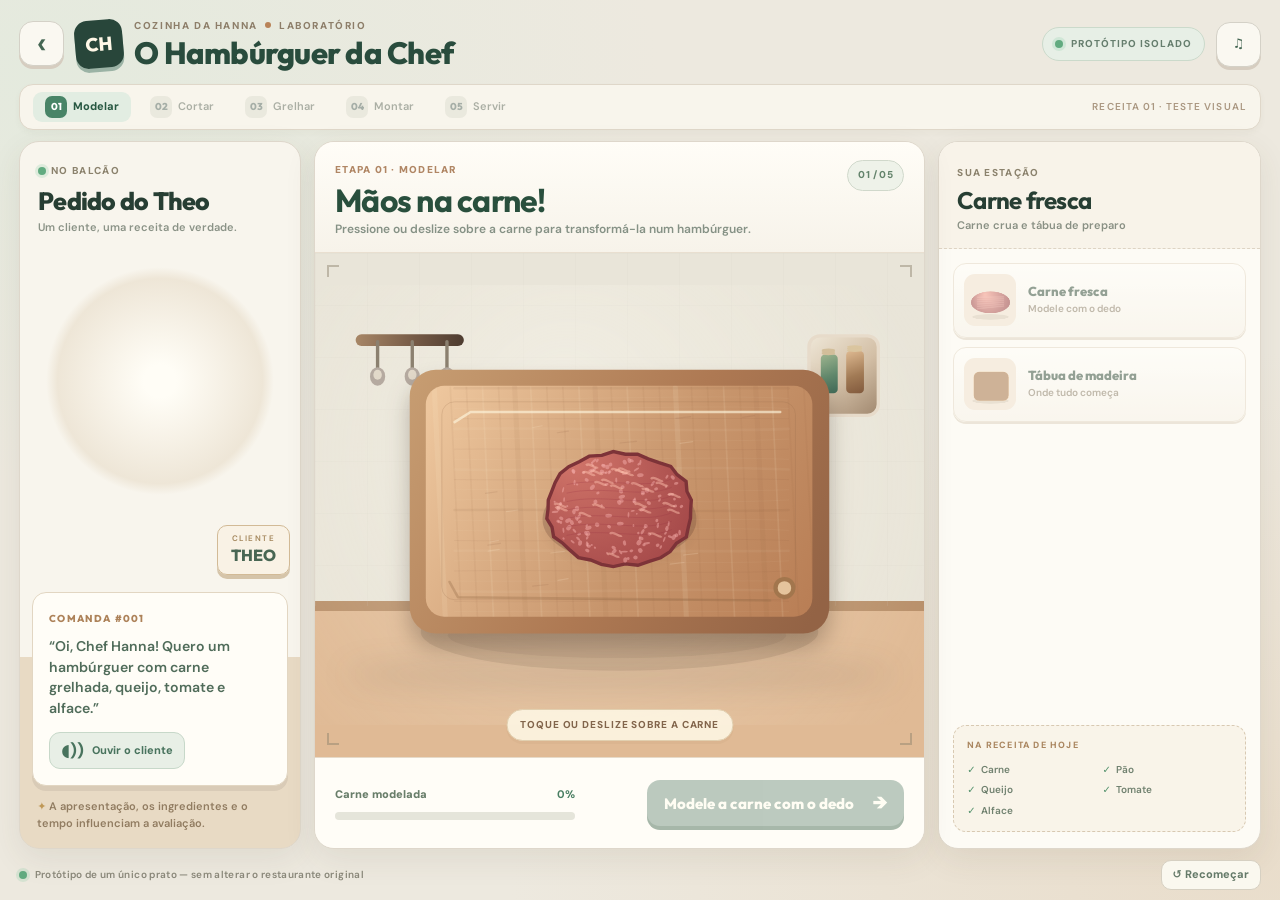
<file: prototype/burger/index.html>
<!doctype html>
<html lang="pt-BR">
<head>
  <meta charset="utf-8">
  <meta name="viewport" content="width=device-width,initial-scale=1,viewport-fit=cover">
  <meta name="theme-color" content="#f2ecdf">
  <meta name="description" content="Protótipo experimental de hambúrguer da Cozinha da Hanna.">
  <title>Hambúrguer da Chef Hanna — Protótipo</title>
  <link rel="stylesheet" href="burger.css">
</head>
<body>
  <div class="shell" id="shell">
    <header class="topbar">
      <div class="branding">
        <a class="return" href="../../index.html" aria-label="Voltar à Cozinha da Hanna">‹</a>
        <div class="stamp" aria-hidden="true">CH</div>
        <div class="brand-text">
          <span class="kicker">COZINHA DA HANNA <i class="kicker-dot"></i> LABORATÓRIO</span>
          <h1>O Hambúrguer da Chef</h1>
        </div>
      </div>
      <div class="top-right">
        <span class="prototype-tag"><span></span> PROTÓTIPO ISOLADO</span>
        <button class="icon-button" id="soundToggle" type="button" title="Ativar ou desativar som" aria-label="Ativar ou desativar som">♫</button>
      </div>
    </header>

    <div class="stepbar" id="stepbar" aria-label="Etapas da receita">
      <span class="step active" data-step="0"><b>01</b> Modelar</span>
      <span class="step" data-step="1"><b>02</b> Cortar</span>
      <span class="step" data-step="2"><b>03</b> Grelhar</span>
      <span class="step" data-step="3"><b>04</b> Montar</span>
      <span class="step" data-step="4"><b>05</b> Servir</span>
      <span class="bar-caption">RECEITA 01 · TESTE VISUAL</span>
    </div>

    <main class="layout">
      <aside class="panel customer" aria-label="Pedido do cliente">
        <div class="customer-intro">
          <span class="eyebrow"><span class="online"></span> NO BALCÃO</span>
          <h2>Pedido do Theo</h2>
          <p>Um cliente, uma receita de verdade.</p>
        </div>
        <div class="portrait-wrap" id="portraitWrap">
          <div class="portrait-backdrop"></div>
          <div id="portrait" class="portrait"></div>
          <div class="portrait-name"><span>CLIENTE</span><b>THEO</b></div>
        </div>
        <div class="request-card">
          <span class="request-title">COMANDA #001</span>
          <p>“Oi, Chef Hanna! Quero um hambúrguer com carne grelhada, queijo, tomate e alface.”</p>
          <button type="button" class="listen" id="hearOrder"> <span aria-hidden="true">◖))</span> Ouvir o cliente</button>
        </div>
        <div class="rating-note"><span>✦</span> A apresentação, os ingredientes e o tempo influenciam a avaliação.</div>
      </aside>

      <section class="panel studio" aria-label="Bancada de preparo">
        <div class="studio-header">
          <div>
            <span class="studio-label" id="stageCode">ETAPA 01 · PREPARAR</span>
            <h2 id="stageTitle">Mãos na carne!</h2>
            <p id="stageDescription">Arraste o dedo sobre a carne para modelar o hambúrguer.</p>
          </div>
          <span class="counter-badge" id="stageCount">01 / 05</span>
        </div>
        <div class="viewport" id="viewport">
          <canvas id="scene" width="720" height="520" aria-label="Ilustração interativa do preparo de hambúrguer"></canvas>
          <span class="scene-corner scene-corner-tl"></span>
          <span class="scene-corner scene-corner-tr"></span>
          <span class="scene-corner scene-corner-bl"></span>
          <span class="scene-corner scene-corner-br"></span>
          <div class="canvas-hint" id="canvasHint">DESLIZE SOBRE A CARNE PARA MODELAR</div>
        </div>
        <div class="scene-footer">
          <div class="progress-area">
            <span id="actionStatus">Modelagem <b id="actionPercent">0%</b></span>
            <div class="progress-track"><div id="progressFill"></div></div>
          </div>
          <button type="button" class="primary" id="mainAction" disabled>Preparar carne <span>→</span></button>
        </div>
      </section>

      <aside class="panel toolbox" aria-label="Ingredientes e ferramentas">
        <div class="toolbox-header"><span class="eyebrow">SUA ESTAÇÃO</span><h2 id="toolTitle">Ingredientes</h2><p id="toolDescription">Os utensílios mudam conforme o preparo.</p></div>
        <div class="tool-list" id="toolList"></div>
        <div class="recipe-note" id="recipeNote">
          <span class="recipe-label">NA RECEITA DE HOJE</span>
          <div class="recipe-lines">
            <span><b>✓</b> Carne</span><span><b>✓</b> Pão</span>
            <span><b>✓</b> Queijo</span><span><b>✓</b> Tomate</span><span><b>✓</b> Alface</span>
          </div>
        </div>
      </aside>
    </main>

    <footer class="foot">
      <span><i class="light"></i> Protótipo de um único prato — sem alterar o restaurante original</span>
      <div class="foot-actions"><button type="button" class="small-button" id="restart">↺ Recomeçar</button></div>
    </footer>
  </div>
  <div class="overlay" id="overlay" hidden>
    <div class="modal" role="dialog" aria-modal="true" aria-labelledby="modalTitle">
      <div id="modalVisual" class="modal-visual"></div>
      <div class="modal-eyebrow" id="modalEyebrow">PRATO SERVIDO</div>
      <h2 id="modalTitle">Que delícia, Chef Hanna!</h2>
      <p id="modalText"></p>
      <div id="modalScore" class="modal-score"></div>
      <div class="modal-actions">
        <button type="button" class="small-button" id="hearFeedback">◖)) Ouvir avaliação</button>
        <button type="button" class="primary" id="playAgain">Fazer de novo <span>↺</span></button>
      </div>
    </div>
  </div>
  <script src="../../assets/food-art.js"></script>
  <script src="../../assets/voice-engine.js"></script>
  <script src="burger.js"></script>
</body>
</html>
</file>
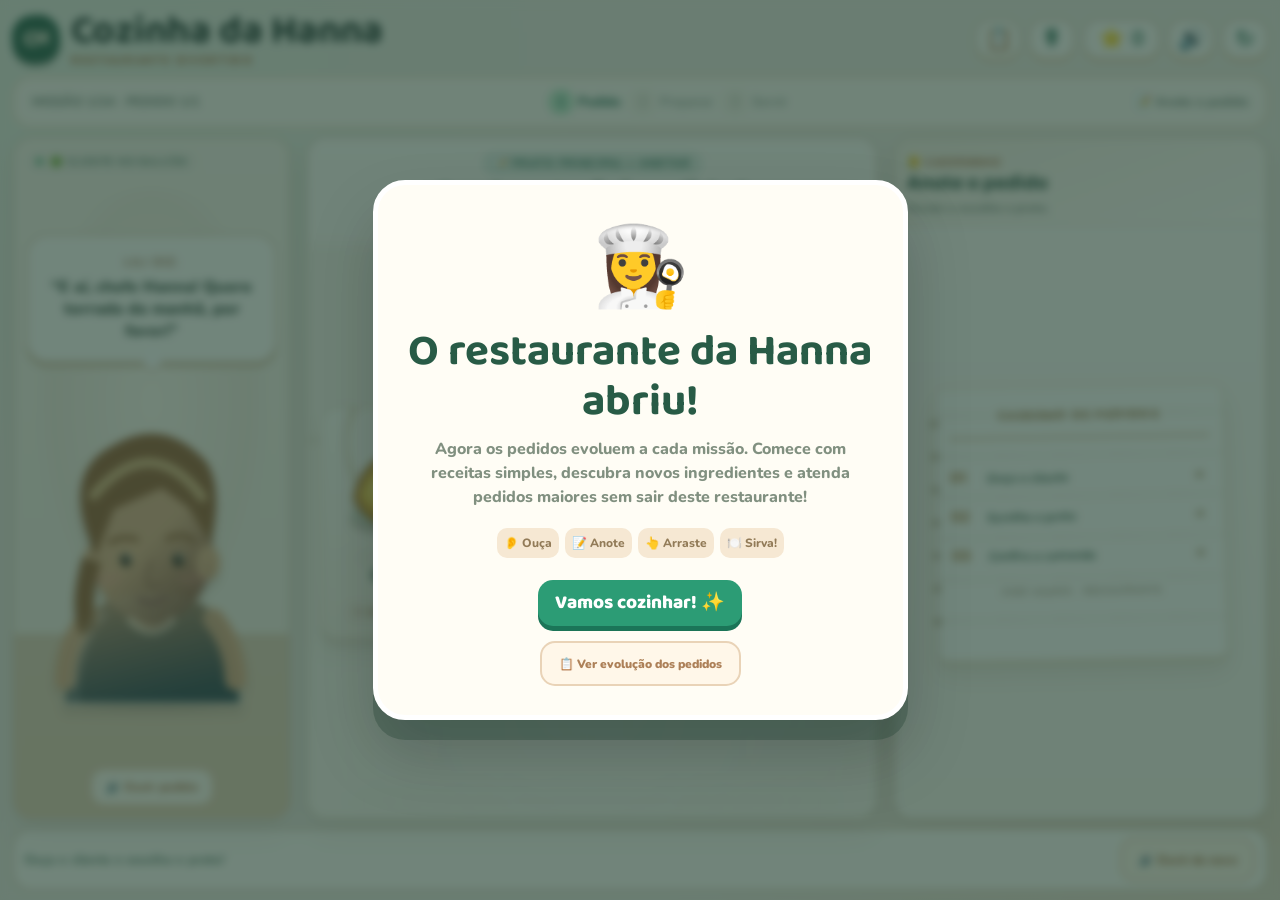
<file: missions.html>
<!doctype html>
<html lang="pt-BR">
<head><meta charset="utf-8"><meta name="viewport" content="width=device-width, initial-scale=1">
<title>Cozinha da Hanna — pedidos e missões</title>
<meta http-equiv="refresh" content="0;url=./index.html">
<script>location.replace("./index.html"+location.search+location.hash);</script>
</head>
<body><p>As missões agora evoluem os pedidos no próprio restaurante.</p><a href="./index.html">Abrir a Cozinha da Hanna</a></body>
</html>
</file>
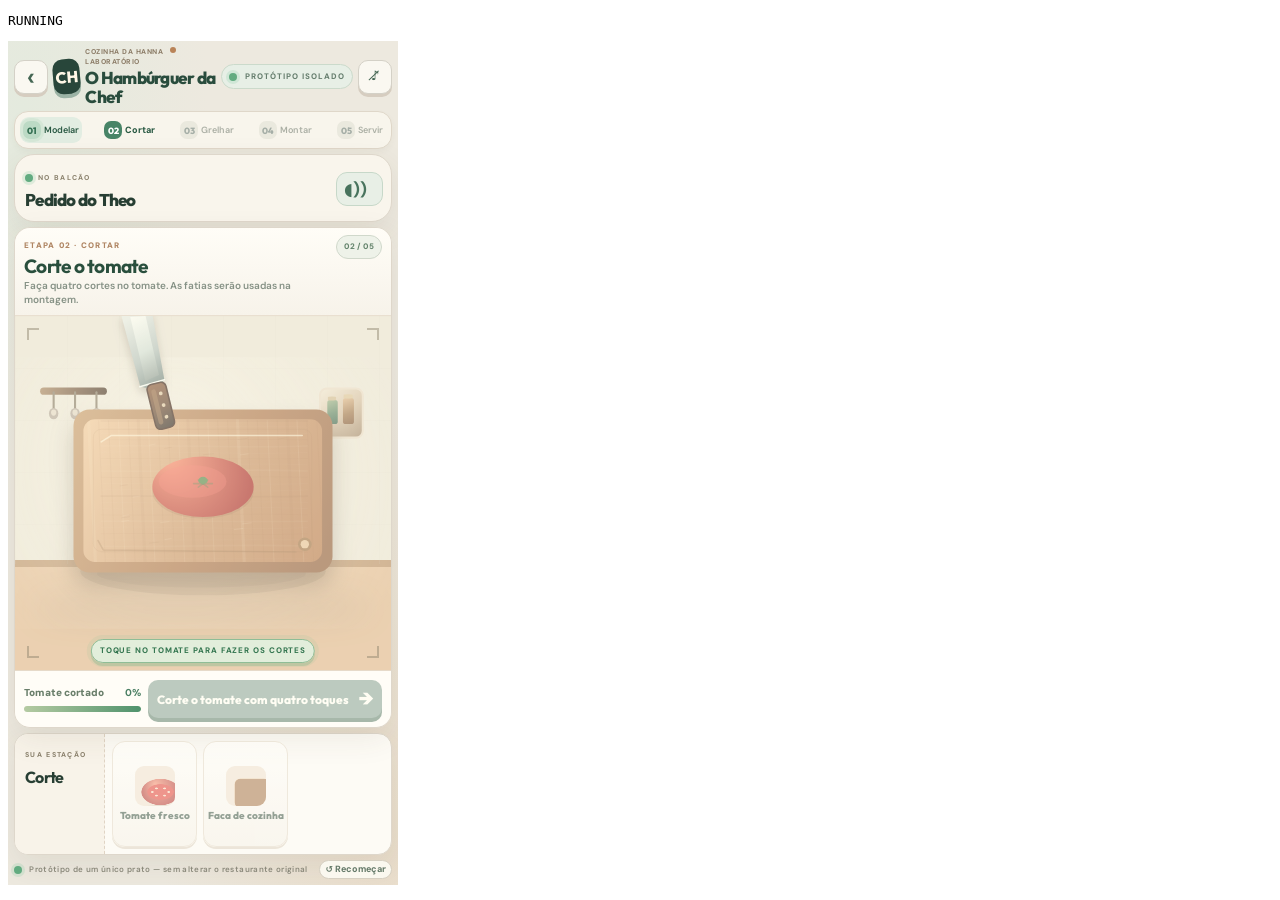
<file: tests/burger-smoke.html>
<!doctype html><html lang="pt-BR"><meta charset="utf-8"><title>Teste Hambúrguer 2.5D v2</title>
<body><pre id="result">RUNNING</pre><iframe id="game" src="../prototype/burger/" style="width:390px;height:844px;border:0"></iframe>
<script>
(async()=>{
 const out=document.getElementById('result'),iframe=document.getElementById('game');
 const wait=ms=>new Promise(r=>setTimeout(r,ms));
 const fail=msg=>{out.textContent='FAIL: '+msg;throw Error(msg);};
 await new Promise((ok,no)=>{iframe.onload=ok;iframe.onerror=no;});
 const d=iframe.contentDocument,w=iframe.contentWindow;
 w.onerror=(m,src,line)=>fail('Erro JS: '+m+' em '+line);
 const debug=w.BurgerPrototypeDebug,canvas=d.getElementById('scene');
 if(!debug||!canvas||!d.getElementById('mainAction'))fail('Protótipo incompleto');
 d.getElementById('soundToggle').click();
 await wait(250);
 if(!debug.sceneReady())fail('Canvas não inicializado');
 const get=()=>debug.getState();
 const waitFor=async(check,msg,timeout=5500)=>{
  const start=performance.now();
  while(performance.now()-start<timeout){
   if(check())return;
   await wait(60);
  }
  fail(msg+' | '+JSON.stringify(get()));
 };
 const colors=()=>{
  const data=canvas.getContext('2d').getImageData(0,0,canvas.width,canvas.height).data;
  let sum=0,opaque=0;
  for(let i=0;i<data.length;i+=113*4){
   sum=(sum+data[i]*3+data[i+1]*5+data[i+2]*7)>>>0;
   if(data[i+3]>0)opaque++;
  }
  return {sum,opaque};
 };
 const tap=(el,id)=>{
  const r=el.getBoundingClientRect(),x=r.left+r.width*.5,y=r.top+r.height*.52;
  el.dispatchEvent(new w.PointerEvent('pointerdown',{pointerId:id,pointerType:'touch',isPrimary:true,bubbles:true,clientX:x,clientY:y,buttons:1}));
  el.dispatchEvent(new w.PointerEvent('pointerup',{pointerId:id,pointerType:'touch',isPrimary:true,bubbles:true,clientX:x,clientY:y,buttons:0}));
 };
 const noScroll=stage=>{
  const root=d.documentElement,shell=d.getElementById('shell'),body=d.body;
  if(root.scrollHeight>root.clientHeight+2)fail('Scroll root em '+stage);
  if(body.scrollHeight>body.clientHeight+2)fail('Scroll body em '+stage);
  if(shell.scrollHeight>shell.clientHeight+2)fail('Scroll shell em '+stage);
 };
 const raw=colors();
 if(raw.opaque<80)fail('Desenho inicial não renderizou');
 noScroll('primeira etapa');
 // Modelagem feita por interação real; jamais clicar no botão de avanço.
 for(let i=1;i<=6;i++)tap(canvas,i);
 if(get().effort!==100)fail('Modelagem não terminou');
 if(get().autoPhase!==0)fail('Modelagem finalizada não agendou avanço automático');
 if(!d.getElementById('mainAction').disabled)fail('Botão manual não foi desabilitado');
 await waitFor(()=>get().phase===1,'Não avançou automaticamente para cortar',3200);
 // A faca deve ser visivelmente mais lenta: golpes enfileirados são ignorados.
 if(get().knifeDuration<750)fail('Duração da faca insuficiente');
 tap(canvas,11);
 if(!get().cutting||get().cuts!==0)fail('Golpe deveria estar animando');
 tap(canvas,12);
 await wait(280);
 if(get().cuts!==0||!get().cutting)fail('Golpe cortou rápido demais');
 await waitFor(()=>get().cuts===1,'Primeiro corte não concluiu',1800);
 for(let i=2;i<=4;i++){
  tap(canvas,20+i);
  await waitFor(()=>get().cuts===i,'Corte '+i+' não concluiu',1700);
 }
 if(get().cuts!==4)fail('Não completou os quatro cortes');
 await waitFor(()=>get().phase===2,'Não entrou automaticamente na chapa',2700);
 if(!get().heating)fail('Chapa não acendeu automaticamente');
 await waitFor(()=>get().waitingFlip,'O jogo não pediu para virar a carne',4200);
 tap(canvas,32); // Virada por gesto na chapa, sem botão de próximo.
 if(!get().flipped)fail('Toque não virou a carne');
 await waitFor(()=>get().phase===3,'Não avançou automaticamente ao terminar o grelhado',5200);
 noScroll('montagem');
 if(!d.querySelector('[data-food="carne"]'))fail('Ingredientes da montagem ausentes');
 // Extras continuam possíveis antes do último ingrediente obrigatório.
 const extra=d.querySelector('[data-food="pepino"]');extra.click();
 // Escolhemos propositadamente a ordem diferente do empilhamento físico.
 for(const id of ['tomate','alface','queijo','carne']){
  const b=d.querySelector('[data-food="'+id+'"]');
  if(!b||b.disabled)fail('Ingrediente não disponível: '+id);
  b.click();
 }
 if(get().ingredients.length!==5||get().autoPhase!==3)fail('Montagem não foi reconhecida como pronta');
 await wait(300);
 const assembled=colors();
 if(Math.abs(assembled.sum-raw.sum)<2000)fail('Composição do prato não mudou');
 await waitFor(()=>get().phase===4,'Hambúrguer não fechou automaticamente',2600);
 if(!d.getElementById('mainAction').disabled)fail('Etapa de servir exige clique, deveria ser automática');
 await waitFor(()=>get().finished,'Prato não foi servido automaticamente',3400);
 if(d.getElementById('overlay').hidden)fail('Avaliação final não apareceu');
 if(get().rating.good!==4||get().rating.extra!==1)fail('Acertos e ingredientes extras incorretos');
 if(!d.getElementById('modalText').textContent)fail('Fala do cliente ausente');
 d.getElementById('playAgain').click();
 if(get().phase!==0||get().finished)fail('Reiniciar não funcionou');
 await wait(300);
 if(get().phase!==0)fail('Timer antigo afetou nova rodada');
 for(const [width,height] of [[360,640],[375,667],[390,844],[430,932],[1180,820],[1366,768]]){
  iframe.style.width=width+'px';iframe.style.height=height+'px';
  await wait(90);noScroll(width+'x'+height);
 }
 out.textContent='PASS: hambúrguer visual 2.5D, faca lenta, transições automáticas, grelha, camadas realistas, avaliação e 6 viewports sem scroll';
})().catch(e=>document.getElementById('result').textContent='FAIL: '+(e.stack||e));
</script></body></html>
</file>
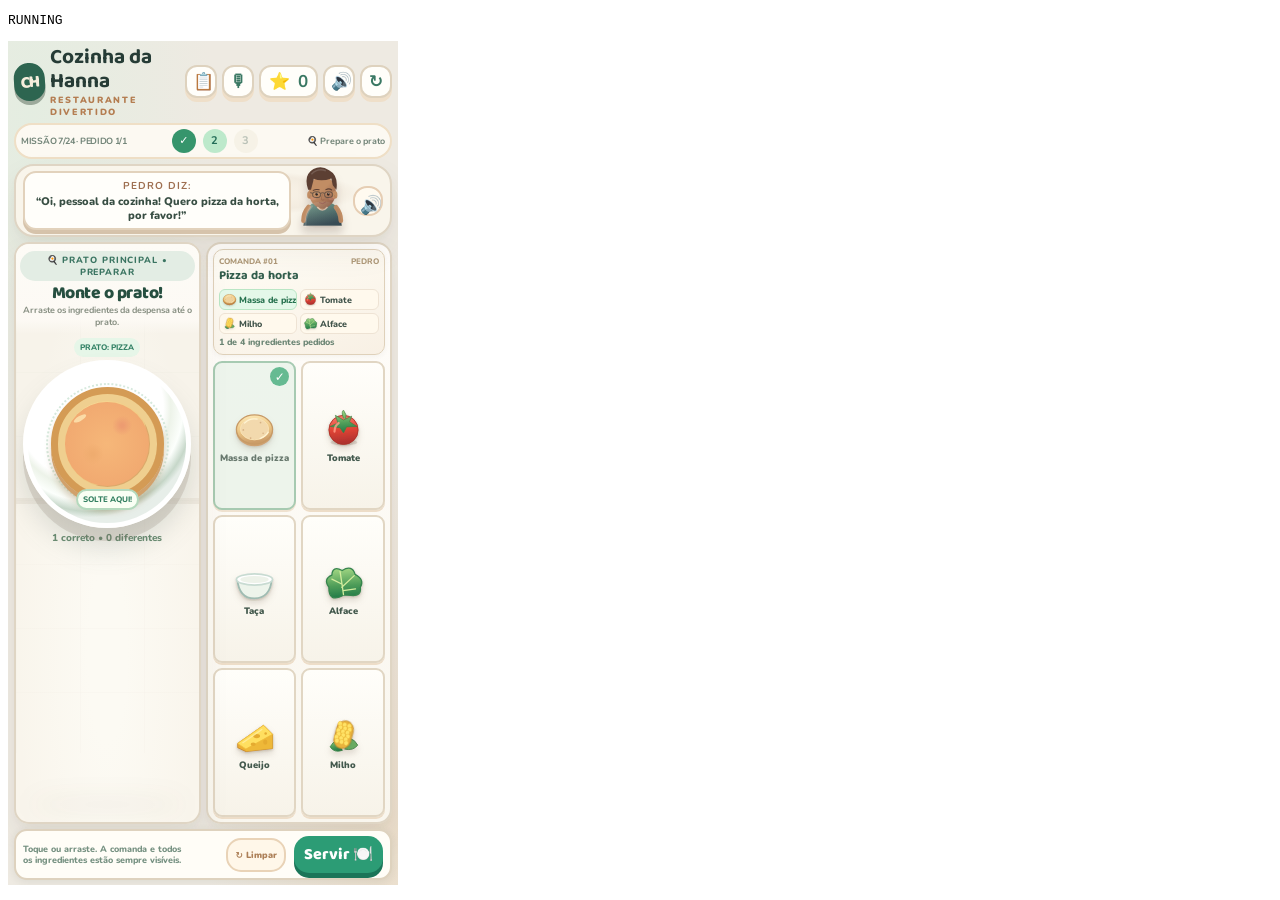
<file: tests/mission07-regression.html>
<!doctype html><html lang="pt-BR"><meta charset="utf-8"><title>Regression test Pizza da Horta mission 7/24</title>
<body><pre id="result">RUNNING</pre><iframe id="game" src="../index.html" style="width:390px;height:844px;border:0"></iframe>
<script>
(async()=>{
const out=document.getElementById("result"),frame=document.getElementById("game");
const sleep=ms=>new Promise(r=>setTimeout(r,ms));
const fail=msg=>{out.textContent="FAIL: "+msg;throw Error(msg);};
const load=()=>new Promise((ok,no)=>{frame.onload=ok;frame.onerror=no;});
await load();
const catalog=frame.contentWindow.HannaMissions;
if(!catalog||catalog.missions[6]?.id!=="pizza-03")fail("Mission 7 was not pizza-03");
const progress={};for(const m of catalog.missions.slice(0,6)){progress[m.id]={completed:true,stars:3,lastPlayed:"2026-11-01T00:00:00Z"};}
frame.contentWindow.localStorage.setItem("hanna_missions_v1",JSON.stringify(progress));
const loadAgain=load();
frame.src="../index.html?test_mission_07=1";
await loadAgain;
const w=frame.contentWindow,d=frame.contentDocument;
let jsErrors=[];
w.addEventListener("error",e=>jsErrors.push(e.message));
w.addEventListener("unhandledrejection",e=>jsErrors.push(String(e.reason)));
const game=d.getElementById("round");
if(!game||!game.textContent.includes("MISSÃO 7/24"))fail("Reload did not resume 7/24: "+game?.textContent);
d.getElementById("play").click();
const card=d.querySelector('.choice[data-dish="pizza"]');
if(!card)fail("Pizza choice not present");card.click();
await sleep(550);
function checkAllInOne(size){
 const panel=d.getElementById("pantry"),inside=d.querySelector(".pantry-all-in-one");
 const receipt=d.getElementById("recipe"),grid=d.querySelector(".pantrycards");
 const cards=[...d.querySelectorAll(".pantrycards .ingredient")];
 if(!panel||!inside||!receipt||!grid)fail("Comanda e ingredientes nao compartilham o mesmo painel em "+size);
 if(cards.length!==6)fail("Painel deve mostrar 6 ingredientes sem scroll, recebeu "+cards.length+" em "+size);
 const within=(element,parent,name)=>{
  const r=element.getBoundingClientRect(),p=parent.getBoundingClientRect();
  if(r.width<10||r.height<12||r.left<p.left-2||r.right>p.right+2||r.top<p.top-2||r.bottom>p.bottom+2){
   fail(name+" fora da area visivel em "+size+" -> "+JSON.stringify({element:[r.left,r.top,r.right,r.bottom],parent:[p.left,p.top,p.right,p.bottom]}));
  }
 };
 within(receipt,inside,"Comanda");
 within(grid,inside,"Grade de ingredientes");
 for(const card of cards)within(card,grid,"Ingrediente "+card.dataset.id);
 for(const n of [panel,inside,grid]){
  if(n.scrollHeight>n.clientHeight+3)fail("Scroll interno em "+size+" "+(n.className||n.id)+" "+n.scrollHeight+"/"+n.clientHeight);
 }
 const root=d.documentElement,body=d.body;
 if(body.scrollHeight>root.clientHeight+3)fail("Scroll da pagina em "+size);
 const need=d.querySelectorAll(".receipt .need");
 if(need.length!==4)fail("Ingredientes pedidos nao aparecem na comanda em "+size);
}
for(const [width,height] of [[320,568],[360,640],[375,667],[390,844],[430,932],[768,720],[1024,768],[1366,768]]){
 frame.style.width=width+"px";frame.style.height=height+"px";
 await sleep(65);checkAllInOne(width+"x"+height);
}
frame.style.width="390px";frame.style.height="844px";await sleep(65);
const serving=d.getElementById("serve");
if(!serving)fail("Serve control absent");
const need=catalog.recipes.pizza_horta.needs;
if(need.join(",")!=="massa,tomate,milho,alface")fail("Unexpected recipe "+need);
if(serving.disabled)fail("SERVIR must respond even when dish empty");
serving.click();await sleep(35);
if(!d.getElementById("toast").textContent.includes("prato está vazio"))fail("Empty serve gave no feedback");
if(d.querySelector("#overlay:not([hidden]) #next"))fail("Empty plate was served");
for(const [i,id] of need.entries()){
 const b=d.querySelector('.ingredient[data-id="'+id+'"]');
 if(!b)fail("Ingredient "+id+" not available in the pantry");
 // Reproduce an actual mobile tap: pointer down/up without drag motion.
 const rect=b.getBoundingClientRect(),x=rect.left+rect.width/2,y=rect.top+rect.height/2;
 b.dispatchEvent(new w.PointerEvent("pointerdown",{bubbles:true,pointerType:"touch",pointerId:101+i,isPrimary:true,clientX:x,clientY:y}));
 b.dispatchEvent(new w.PointerEvent("pointerup",{bubbles:true,pointerType:"touch",pointerId:101+i,isPrimary:true,clientX:x,clientY:y}));
 await sleep(55);
 if(!b.disabled)fail("Touch did not add ingredient "+id);
}
if(serving.disabled)fail("SERVIR stayed disabled despite all four toppings");
const btnRect=serving.getBoundingClientRect();
const topElement=d.elementFromPoint(btnRect.left+btnRect.width/2,btnRect.top+btnRect.height/2);
if(!topElement?.closest("#serve"))fail("SERVIR button covered by another element on mobile: "+topElement?.outerHTML.slice(0,130));
serving.click();
await sleep(90);
if(jsErrors.length)fail("JS errors on serve: "+jsErrors.join("; "));
if(!d.querySelector("#overlay:not([hidden]) #next"))fail("Serving did not open reaction modal");
d.getElementById("next").click();
await sleep(100);
if(!d.getElementById("modalTitle")?.textContent.includes("Missão concluída"))fail("Did not finish mission 7");
if(!JSON.parse(w.localStorage.getItem("hanna_missions_v1")||"{}")["pizza-03"]?.completed)fail("Mission 7 not persisted");
if(!d.getElementById("nextMission"))fail("Mission 8 not unlocked");
d.getElementById("nextMission").click();
if(!d.getElementById("round").textContent.includes("MISSÃO 8/24"))fail("Mission 8 did not launch");
out.textContent="PASS: mission 7 pizza horta served, reaction, save, unlock 8";
})().catch(e=>document.getElementById("result").textContent="FAIL: "+(e.stack||e));
</script></body></html>
</file>
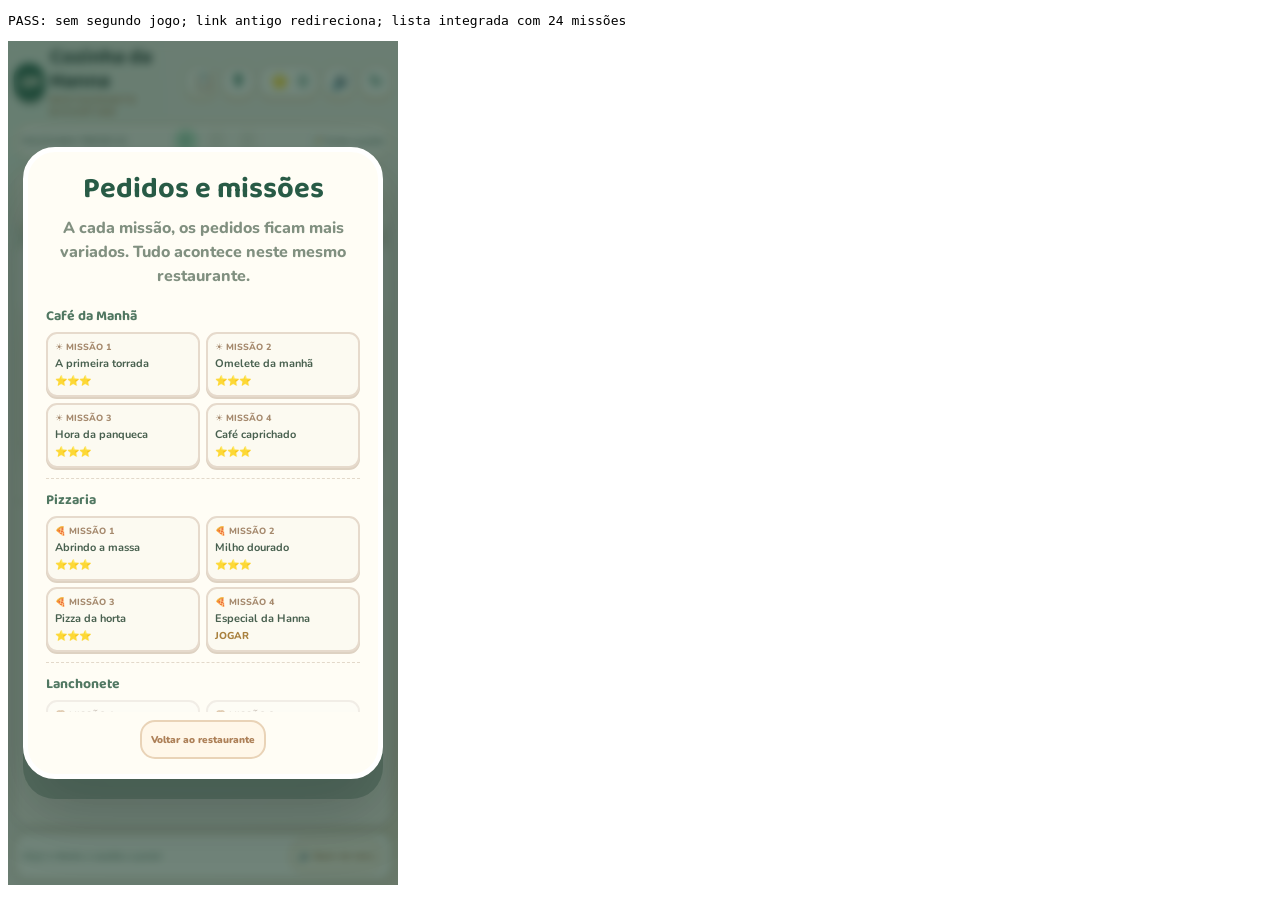
<file: tests/missions-smoke.html>
<!doctype html><html lang="pt-BR"><meta charset="utf-8"><title>Teste de migração das missões</title>
<body><pre id="result">RUNNING</pre><iframe id="game" src="../missions.html" style="width:390px;height:844px;border:0"></iframe>
<script>
(async()=>{
const f=document.getElementById("game"),out=document.getElementById("result");
const sleep=ms=>new Promise(r=>setTimeout(r,ms));
await sleep(1000);
const d=f.contentDocument,w=f.contentWindow;
if(!w.location.pathname.endsWith("/index.html"))throw Error("Página separada não redireciona ao restaurante original: "+w.location.pathname);
if(!d.getElementById("missionsMenu"))throw Error("Menu integrado ausente");
if(!w.HannaMissions||w.HannaMissions.missions.length!==24)throw Error("Catálogo não carregou");
const play=d.getElementById("play");if(!play)throw Error("Restaurante não inicializou");play.click();
d.getElementById("missionsMenu").click();
if(d.querySelectorAll(".mission-pick").length!==24)throw Error("Missões não são listadas");
if(d.querySelector(".play-layout"))throw Error("Cenário separado continua ativo");
out.textContent="PASS: sem segundo jogo; link antigo redireciona; lista integrada com 24 missões";
})().catch(e=>document.getElementById("result").textContent="FAIL: "+(e.stack||e));
</script></body></html>
</file>
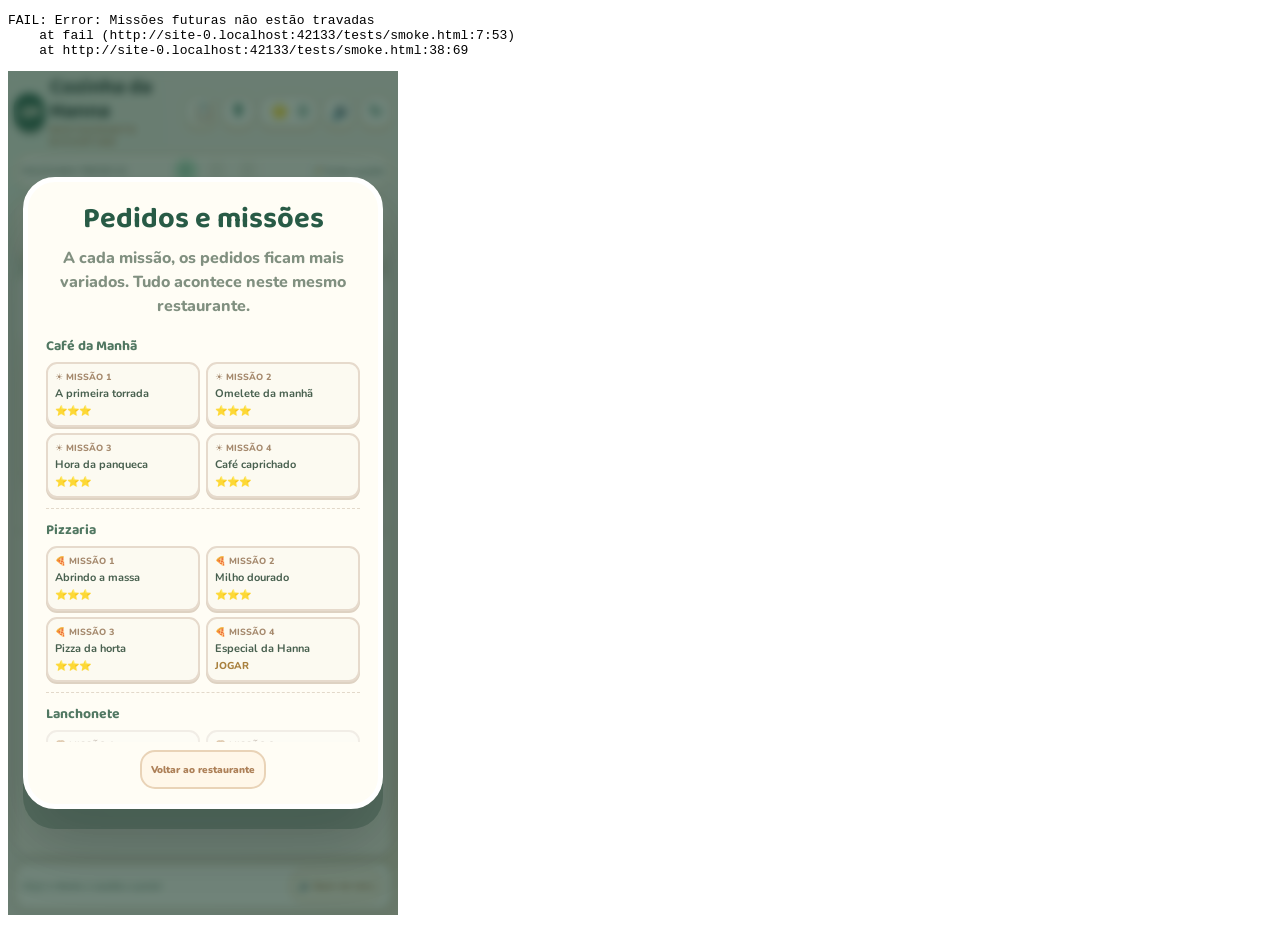
<file: tests/smoke.html>
<!doctype html><html lang="pt-BR"><meta charset="utf-8"><title>Teste integrado — pedidos da Hanna</title>
<body><pre id="result">RUNNING</pre><iframe id="game" src="../index.html" style="width:390px;height:844px;border:0"></iframe>
<script>
(async()=>{
const out=document.getElementById("result"),frame=document.getElementById("game");
const sleep=ms=>new Promise(r=>setTimeout(r,ms));
const fail=msg=>{out.textContent="FAIL: "+msg;throw Error(msg);};
await new Promise((ok,no)=>{frame.onload=ok;frame.onerror=no;});
const doc=frame.contentDocument,win=frame.contentWindow;
const D=win.HannaMissions;
if(!D||D.missions.length!==24||D.chapters.length!==6)fail("Catálogo com 24 pedidos não está integrado");
if(!doc.getElementById("missionsMenu"))fail("Menu de pedidos não apareceu");
if(doc.querySelector('a[href="missions.html"]'))fail("Link para segundo jogo ainda ativo");
if(!win.FoodArt||!win.HannaVoice)fail("Assets antigos foram perdidos");
const play=doc.getElementById("play");if(!play)fail("Tela inicial não carregou");play.click();
const soundConfig=doc.getElementById("voiceSettings");
if(!soundConfig)fail("Botão de vozes não apareceu");
soundConfig.click();
if(!doc.getElementById("pronounce"))fail("Seletor de pronúncia não carregou");
if(doc.getElementById("pronounce").value!=="Ranna")fail("Pronúncia fonética padrão não está ativa");
if(!doc.getElementById("voice-female")||!doc.getElementById("voice-male"))fail("Seletores de voz ausentes");
if(!doc.getElementById("tryPronunciation"))fail("Botão para ouvir pronúncia ausente");
if(!win.FoodArt.person(0,"Sofia").includes("ribbon")){/* Retratos são SVG sem textos de descrição dos acessórios */}
const visualA=win.FoodArt.person(0,"Sofia");
const visualB=win.FoodArt.person(1,"Theo");
if(visualA===visualB||!visualA.includes("<svg")||!visualB.includes("<svg"))fail("Retratos não variam entre clientes");
doc.getElementById("saveVoiceSettings").click();
if(!doc.getElementById("round").textContent.includes("MISSÃO"))fail("Pedido atual não é missão");
function checkScroll(stage){
 const root=doc.documentElement,app=doc.querySelector(".app");
 if(root.scrollHeight>root.clientHeight+2)fail("Scroll externo em "+stage+" (root "+root.scrollHeight+"/"+root.clientHeight+")");
 if(app.scrollHeight>app.clientHeight+3)fail("Scroll no app em "+stage+" (app "+app.scrollHeight+"/"+app.clientHeight+")");
}
checkScroll("pedido");
doc.getElementById("missionsMenu").click();
const menu=doc.querySelector(".mission-list");
if(!menu||menu.querySelectorAll(".mission-pick").length!==24)fail("Lista de 24 missões ausente");
if(doc.querySelectorAll(".mission-pick:not([disabled])").length!==1)fail("Missões futuras não estão travadas");
doc.getElementById("closeMissionMenu").click();
let first=D.missions[0],recipe=D.recipes[first.orders[0]],type=recipe.art;
if(first.orders[0]==="torrada")type="torrada";
if(first.orders[0]==="omelete")type="omelete";
let choose=doc.querySelector('.choice[data-dish="'+type+'"]');
if(!choose)fail("Prato pedido não aparece na comanda "+type);
choose.click();await sleep(570);
if(!doc.getElementById("plate"))fail("Prato de montagem original ausente");
checkScroll("montagem");
for(const id of recipe.needs){
 let ingredient=doc.querySelector('.ingredient[data-id="'+id+'"]');
 if(!ingredient)fail("Ingrediente "+id+" não está na despensa");
 ingredient.click();
 if(!ingredient.disabled)fail("Ingrediente não foi adicionado ao prato: "+id);
}
const serve=doc.getElementById("serve");
if(!serve||serve.disabled)fail("Botão Servir indisponível");
serve.click();
if(!doc.getElementById("repeatReaction"))fail("Avaliação com voz não apareceu");
const next=doc.getElementById("next");if(!next)fail("Próximo pedido não aparece");
next.click();
if(!doc.getElementById("modalTitle")?.textContent.includes("Missão concluída"))fail("Missão não foi concluída");
const saved=JSON.parse(win.localStorage.getItem("hanna_missions_v1")||"{}");
if(!saved[first.id]?.completed)fail("Progresso da missão não foi salvo");
const nextMission=doc.getElementById("nextMission");if(!nextMission)fail("Não houve desbloqueio da segunda missão");
nextMission.click();
if(!doc.getElementById("round").textContent.includes("MISSÃO 2/24"))fail("Próxima missão não selecionada");
if(doc.querySelector(".play-layout"))fail("Segundo jogo ainda está renderizado");
for(const [w,h] of [[390,844],[375,667],[360,640],[1200,850],[1366,768]]){
 frame.style.width=w+"px";frame.style.height=h+"px";await sleep(40);checkScroll(w+"x"+h);
}
// Cobrir missões avançadas com dois pedidos na mesma tela, incluindo sobremesa.
const allDone={};
for(const m of D.missions.slice(0,16))allDone[m.id]={completed:true,stars:3};
win.localStorage.setItem("hanna_missions_v1",JSON.stringify(allDone));
const loaded=new Promise((resolve,reject)=>{frame.onload=resolve;frame.onerror=reject;});
frame.src="../index.html";
await loaded;
const d=frame.contentDocument,w=frame.contentWindow,catalog=w.HannaMissions;
d.getElementById("play").click();
if(!d.getElementById("round").textContent.includes("MISSÃO 17/24"))fail("Não retomou os pedidos avançados");
async function serveAdvanced(recipeId){
 const data=catalog.recipes[recipeId];
 let kind=data.art;if(recipeId==="torrada"||recipeId==="omelete")kind=recipeId;
 const card=d.querySelector('.choice[data-dish="'+kind+'"]');
 if(!card)fail("Prato da missão avançada não apareceu: "+recipeId);
 card.click();await sleep(510);
 for(const id of data.needs){
  let ingredient=d.querySelector('.ingredient[data-id="'+id+'"]');
  if(!ingredient)fail("Ingrediente avançado ausente: "+id+" / "+recipeId);
  ingredient.click();
 }
 const btn=d.getElementById("serve");if(!btn||btn.disabled)fail("Não pode servir o pedido "+recipeId);
 btn.click();if(!d.getElementById("next"))fail("Avaliação ausente");
 d.getElementById("next").click();
}
await serveAdvanced("pizza_tomate");
if(!d.getElementById("round").textContent.includes("PEDIDO 2/2"))fail("Próximo pedido não continuou no mesmo restaurante");
await serveAdvanced("salada");
if(!d.getElementById("modalTitle")?.textContent.includes("Missão concluída"))fail("Missão com dois pedidos não terminou");
if(!JSON.parse(w.localStorage.getItem("hanna_missions_v1")||"{}")["lotado-01"]?.completed)fail("Missão dupla não foi salva");
const step=d.getElementById("nextMission");if(!step)fail("Missão seguinte não foi liberada");
step.click();
await serveAdvanced("burger_queijo");
if(!d.getElementById("round").textContent.includes("SOBREMESA")){/* Cabeçalho resume missão e pedido, não precisa conter a palavra. */}
if(!d.querySelector('.choice[data-dish="sorvete"]'))fail("Sobremesa não virou pedido no mesmo restaurante");
await serveAdvanced("sorvete_morango");
if(!d.getElementById("modalTitle")?.textContent.includes("Missão concluída"))fail("Missão com sobremesa não terminou");
out.textContent="PASS: missões integradas; 24 etapas; progresso; receitas duplas; sobremesa; layout em cinco resoluções";
})().catch(e=>document.getElementById("result").textContent="FAIL: "+(e.stack||e));
</script></body></html>
</file>
<file: assets/polish.css>
/* Cozinha da Hanna — skin de jogo de culinária com ilustrações vetoriais. */
:root{--mint:#e6f1df;--green:#326c55;--dark:#263c36;--cream:#fbf6ee;--edge:#ded2be;--coral:#c98168;--yellow:#dba85e}
body{background:radial-gradient(circle at 9% 7%,#dce9d9,transparent 30%),radial-gradient(circle at 97% 96%,#e9ded0,transparent 30%),#f3efe6;color:#40534a}
.panel{border-radius:20px;box-shadow:0 10px 28px #44554a13,0 2px 6px #74594013}
.brand-icon{background:#2d6550;border-color:#2d6550;color:#f6eedc;box-shadow:0 4px 0 #9ca99b;font-family:'Baloo 2',sans-serif;font-weight:800;letter-spacing:-2px;font-size:22px;transform:rotate(-4deg)}
h1{font-size:clamp(26px,3.3vw,39px)}.progress{background:#fcf9f2}
.guest{background:linear-gradient(#faf7ef 0 80%,#ead9c5 80%)}
.speech{box-shadow:0 4px 0 #e4d9c8}
.avatar{width:100%;min-height:180px;max-height:240px}
.person-art{width:100%;height:100%;max-width:210px;max-height:222px;filter:drop-shadow(0 6px 1px #70584018)}
.stage{background:repeating-linear-gradient(0deg,#f9f7f2 0 54px,#e8e4dc 55px 56px)}
.eyebrow{background:#e3ede4;color:#3a7461}
.choice{background:#fffbf4;border:2px solid #e6d9c7;box-shadow:0 5px 0 #dcd0bc;border-radius:18px}
.choice:hover{border-color:#86b49b;background:#f8fff8}
.choice .emoji{display:grid;place-items:center;width:100%;height:110px}
.food-art{display:block;width:66px;height:66px;overflow:visible;filter:drop-shadow(0 1px 1px #4a372022)}
.choice .food-art{width:min(108px,95%);height:108px}
.ingredient .emoji{display:grid;place-items:center;width:100%;height:60px;pointer-events:none}
.ingredient .food-art{width:57px;height:57px}
.ingredient{min-height:108px;background:#fcfaf5;box-shadow:0 3px 0 #e2d8ca;border-radius:12px}
.ingredient.placed{background:#e9f3e9;border-color:#91bfa1}
.ingredient .label{color:#43594d}
.receipt{background:#fffefb;border-color:#d8cab6}
.need i{width:26px;height:26px;display:grid;place-items:center;flex:0 0 26px}
.need i .food-art{width:26px;height:26px}.need{overflow:hidden}
.plate-art .food-art{width:100%;height:100%;max-width:220px;max-height:220px}
.topping.vector{width:25%;height:25%;display:grid;place-items:center;filter:drop-shadow(0 3px 2px #0002)}
.topping.vector .food-art{width:100%;height:100%}
.drag-proxy{width:88px;height:88px;padding:7px;border-radius:18px;background:#fffdf0e8;box-shadow:0 8px 22px #36402c35;border:2px solid #dfd2ba;display:grid;place-items:center;transform:translate(-50%,-50%) rotate(-5deg)}
.drag-proxy .food-art{width:72px;height:72px}
.course-dessert .plate-label,.course-dessert .eyebrow{background:#f4e8e7;color:#956673}
.course-dessert .stagehead h2{color:#6c5156}
.course-dessert .plate.hover{box-shadow:0 0 0 9px #edc4cd,0 12px 0 #45655718,0 20px 28px #53604d20}
.course-dessert .primary{background:#b46f83;box-shadow:0 5px 0 #884d62}
.course-dessert .primary:disabled{background:#c9b9b9;box-shadow:0 5px 0 #a99d9d}
@media(max-width:1050px){.ingredient{min-height:95px}.ingredient .emoji{height:51px}.ingredient .food-art{width:48px;height:48px}}
@media(max-width:750px){.avatar{width:65px;min-height:64px;height:67px}.person-art{max-width:63px;max-height:67px}.ingredient{min-height:74px}.ingredient .emoji{height:42px}.ingredient .food-art{width:40px;height:40px}.choice .emoji{height:84px}.choice .food-art{height:82px;width:82px}.plate-art .food-art{max-height:160px}.topping.vector{width:31%;height:31%}.drag-proxy{width:65px;height:65px}.drag-proxy .food-art{width:53px;height:53px}}
@media(max-width:365px){.ingredient{min-height:65px}.ingredient .food-art{height:32px;width:32px}}

/* v3: página sem rolagem externa; painéis se ajustam à altura da tela */
html,body{height:100%;max-height:100dvh;overflow:hidden;overscroll-behavior:none}
.app{height:100dvh;min-height:0;overflow:hidden;padding:9px 12px;gap:8px}
header,.progress,.footer{flex-shrink:0}
header .brand-icon{width:48px;height:48px}
.score,.iconbtn{height:40px}
.game-layout{flex:1;min-height:0;grid-template-rows:minmax(0,1fr)}
.panel{min-height:0}
.guest,.stage{min-height:0;height:100%;overflow:hidden}
.guest{gap:8px;padding:12px}
.avatar{flex:1 1 0;min-height:0}
.stage #stageContent{height:100%;display:flex;flex-direction:column;min-height:0}
.stagehead{flex:0 0 auto;padding:13px 8px 7px}
.stagehead h2{font-size:clamp(23px,2.5vw,33px);margin:5px 0 2px}
.stagebody{min-height:0;flex:1 1 0;padding:7px 12px;gap:6px;overflow:hidden}
.plate-zone{min-height:0;height:100%;gap:5px}
.plate{width:min(275px,34dvh,88%);flex:0 0 auto}
.plate-label{flex:0 0 auto}
.message{flex:0 0 auto;min-height:18px}
.pan{height:100%;overflow:hidden;display:flex;flex-direction:column}
.panhead{flex:0 0 auto;padding:12px 12px 9px}
.panhead h3{font-size:21px}
.pantryinner{min-height:0;flex:1;overflow:auto;scrollbar-width:thin;overscroll-behavior:contain;padding:8px 10px}
.pantrycards{gap:6px}
.ingredient{min-height:clamp(55px,9.4dvh,82px);gap:0}
.ingredient .emoji{height:43px}
.ingredient .food-art{width:42px;height:42px}
.ingredient .label{font-size:11px}
.receipt{margin-top:9px;padding:8px}
.receipt h3{font-size:17px;margin:5px 0}
.need{font-size:10px;padding:3px}
.need i,.need i .food-art{width:21px;height:21px}
.recipe-progress{font-size:10px;color:#6b8574;margin-top:6px}
.footer{min-height:55px;padding:7px 10px}
.reaction-text{font-size:17px!important;color:#344d42!important;font-weight:900}
.rating-meter{width:min(340px,90%);height:13px;background:#e9e8e0;border-radius:15px;overflow:hidden;margin:10px auto}
.rating-meter span{display:block;height:100%;background:linear-gradient(90deg,#d0a15a,#60a87f);border-radius:15px}
.rating-details{font-size:12px!important;margin:8px auto 15px!important}
@media(min-width:751px) and (max-height:690px){
  .guest{padding:8px}.avatar{max-height:145px}
  .speech{padding:10px}
  .stagehead{padding:8px 5px 2px}.stagehead h2{font-size:24px}
  .plate{width:min(240px,32dvh,85%)}
  .panhead{padding:7px 10px}.panhead h3{font-size:18px}
  .ingredient{min-height:clamp(48px,8.2dvh,64px)}
  .ingredient .emoji{height:33px}.ingredient .food-art{height:34px;width:34px}
  .receipt{padding:5px}.receipt h3{font-size:15px}
  .need{font-size:9px;padding:2px}
}
@media(max-width:750px){
  .app{height:100dvh;min-height:0;overflow:hidden;padding:5px 6px calc(5px + env(safe-area-inset-bottom));gap:5px}
  .brand-icon{width:38px!important;height:38px!important;font-size:17px}
  .brand{gap:5px}.brand h1{font-size:21px}
  header{gap:5px;min-height:39px}
  .score,.iconbtn{height:33px}.iconbtn{width:32px;font-size:17px}
  .progress{min-height:34px;padding:4px 7px}
  .game-layout{flex:1;min-height:0;grid-template-rows:auto minmax(0,1fr);gap:5px}
  .guest{height:auto;min-height:0;padding:5px 7px;gap:5px}
  .guest .speech{padding:5px}
  .guest .speech p{font-size:11px}
  .guest .avatar{width:52px;height:55px;min-height:55px;max-height:55px;flex:0 0 52px}
  .person-art{width:52px;height:55px}
  .guest .speak{height:30px}
  .stage{position:relative;top:auto;min-height:0;height:100%;border-radius:15px}
  .stage #stageContent{height:100%}
  .stagehead{padding:8px 4px 4px}
  .stagehead h2{font-size:clamp(17px,4.5vw,23px);margin:3px 0 1px}
  .stagehead p{font-size:9px}
  .stagebody{padding:4px;gap:3px}
  .plate-zone{height:100%;min-height:0;gap:3px;justify-content:center}
  .plate{width:min(174px,27dvh,96%);max-height:180px}
  .plate-label{font-size:8px;padding:4px 6px}
  .message{font-size:10px}
  .pan{min-height:0;height:100%;overflow:hidden;border-radius:15px}
  .panhead{padding:6px}.panhead h3{font-size:17px}.panhead small,.panhead p{font-size:9px}
  .pantryinner{padding:4px 5px;overflow:auto}
  .pantrycards{gap:4px}
  .ingredient{min-height:clamp(45px,7.6dvh,58px);padding:3px 1px;gap:0}
  .ingredient .emoji{height:28px}
  .ingredient .food-art{width:29px;height:29px}
  .ingredient .label{font-size:9px}
  .receipt{margin-top:6px;padding:5px;border-radius:10px}
  .receipt h3{font-size:13px;line-height:1.05;margin:4px 0}
  .receipt-top{font-size:8px}
  .need-list{gap:2px}
  .need{font-size:8px;padding:2px;gap:1px}
  .need i,.need i .food-art{height:16px;width:16px;flex-basis:16px}
  .recipe-progress{font-size:9px;line-height:1.1;margin-top:4px}
  .footer{position:relative;bottom:auto;left:auto;right:auto;z-index:40;min-height:46px;border-radius:13px;padding:5px 7px;box-shadow:0 2px 8px #273b2c17}
  .footer .tip{font-size:9px;line-height:1.15}
  .footer .primary{min-height:37px;padding:4px 10px;font-size:16px}
  .footer .secondary{min-height:34px;padding:5px 7px;font-size:9px}
  .plate-art .food-art{max-height:145px}
  .choice{min-height:clamp(115px,21dvh,160px)}
  .choice .emoji{height:65px}
  .choice .food-art{width:64px;height:64px}
  body.mode-order .game-layout{grid-template-rows:auto minmax(0,1fr)}
  body.mode-order .stage{min-height:0}
  body.mode-order .stagebody{padding:6px}
  .order-help{padding:10px}
}
@media(max-width:750px) and (max-height:600px){
  .guest .avatar,.person-art{height:42px;min-height:42px;max-height:42px}
  .guest .speech p{font-size:10px}
  .panhead{padding:4px 6px}
  .ingredient{min-height:43px}
  .ingredient .emoji{height:24px}
  .ingredient .food-art{height:25px;width:25px}
  .plate{width:min(145px,23dvh,95%)}
  .stagehead{padding:5px 3px 2px}
  .stagehead h2{font-size:17px}
}
@media(max-height:460px) and (min-width:751px){
  header .brand-icon{height:36px;width:36px}
  .progress{min-height:32px}
  .stagehead{padding:3px}.stagehead h2{font-size:20px}
  .plate{width:min(175px,32dvh,85%)}
  .ingredient{min-height:43px}.ingredient .emoji{height:25px}.ingredient .food-art{width:24px;height:24px}
}


/* Progressão de pedidos integrada ao restaurante original — sem novas telas de preparo */
.mission-list{max-height:min(49dvh,390px);overflow-y:auto;overscroll-behavior:contain;scrollbar-width:thin;padding:2px 6px 8px;margin:10px 0;text-align:left}
.mission-group{margin-bottom:14px;padding-bottom:10px;border-bottom:1px dashed #e3d9ca}
.mission-group h3{font-size:16px;color:#507761;margin:0 0 7px}
.mission-choices{display:grid;grid-template-columns:repeat(2,minmax(0,1fr));gap:6px}
.mission-pick{background:#fcfaf1;border:2px solid #e6dacc;border-radius:11px;padding:9px;text-align:left;min-height:62px;display:flex;flex-direction:column;gap:3px;color:#48604f;box-shadow:0 2px 0 #ded2c2;cursor:pointer}
.mission-pick:hover:not(:disabled){background:#e9f4e9;border-color:#a6c9ac}
.mission-pick small{font-size:9px;color:#a5896d}
.mission-pick b{font-family:'Nunito',sans-serif;font-size:12px}
.mission-pick span{font-size:10px;color:#a9813f}
.mission-pick.locked{opacity:.46;filter:grayscale(.5);box-shadow:none;cursor:default}
.mission-menu-actions{text-align:center;margin-top:8px}
.modal .mission-list{font-size:12px}
@media(max-width:750px){
 .modal{max-height:min(91dvh,720px);padding:15px 12px}
 .modal .mission-list{max-height:48dvh;margin:7px 0}
 .mission-pick{padding:7px;min-height:54px}
 .mission-pick b{font-size:11px}
 .mission-group h3{font-size:14px}
 .progress{gap:3px;padding:4px 5px}
 #round{font-size:9px;letter-spacing:-.3px}
 #progressText{font-size:9px}
}
@media(max-height:550px){
 .modal .mission-list{max-height:35dvh}
}


/* V4: identidade gráfica de bistrô — volume, tipografia e materiais */
:root{--ink-rich:#273e34;--copper:#b8845d;--cream-rich:#f5efe4}
body{background:radial-gradient(ellipse at 6% 8%,#e4ede1 0,transparent 35%),radial-gradient(ellipse at 98% 93%,#eaddca 0,transparent 34%),#eeeae2}
.app{max-width:1520px}
.brand small{letter-spacing:1.65px;color:#b47d51}
.panel{border-color:#dfd5c4;box-shadow:0 15px 32px #403a3012,0 4px 5px #403a3007}
.stage{background:radial-gradient(ellipse at center 71%,#fcfaf3 15%,transparent 70%),linear-gradient(180deg,#f7f3ea 0 44%,#efe9de 44% 45%,#f9f5ec 45%);position:relative}
.stage:before{content:"";position:absolute;z-index:0;inset:0 0 12%;background-image:linear-gradient(90deg,#dcd7cd55 1px,transparent 1px),linear-gradient(#dcd7cd55 1px,transparent 1px);background-size:64px 64px;opacity:.24;pointer-events:none}
.stage:after{content:"";position:absolute;inset:auto 7% 12px;height:11px;border-radius:100%;background:#533b2314;filter:blur(12px);pointer-events:none}
.stagehead{position:relative;z-index:1;background:linear-gradient(180deg,#fdfbf6 0%,#fdfaf5eb 84%,#fbf9f200);padding-bottom:16px}
.stagehead h2{font-weight:800;color:#264f40;letter-spacing:-.5px}
.stagehead p{font-weight:700;color:#878f82}
.stagebody{position:relative;z-index:1}
.choices{align-items:stretch;max-width:800px;gap:15px}
.choice{min-height:232px;justify-content:space-between;gap:6px;border:1px solid #e4d5bd;background:linear-gradient(180deg,#fffdf7,#f8f1e6);box-shadow:0 8px 0 #b9a48729,0 14px 22px #6a4a2f14;position:relative;overflow:hidden;padding:12px 6px 15px;transition:transform .16s,box-shadow .16s,border-color .16s}
.choice:before{content:"";position:absolute;top:-44px;left:13%;right:13%;height:157px;border-radius:50%;background:radial-gradient(circle,#fffdf6 0 56%,#f0e7d6 57% 68%,transparent 70%);opacity:.95;pointer-events:none}
.choice:after{content:"";position:absolute;top:145px;left:17%;right:17%;height:8px;background:#64533d24;filter:blur(8px);border-radius:50%;pointer-events:none}
.choice:hover{transform:translateY(-4px);box-shadow:0 12px 0 #b9a48724,0 17px 26px #6a4a2f23;border-color:#bfa581;background:linear-gradient(#fffdf8,#f9f0e1)}
.choice .emoji{height:130px;position:relative;z-index:1;display:flex;justify-content:center;align-items:center;padding-top:3px;filter:drop-shadow(0 6px 3px #5c433820)}
.choice .food-art{width:125px;height:125px;max-width:none;filter:drop-shadow(0 3px 3px #694a302d)}
.choice b{position:relative;z-index:2;color:#355746;font-size:19px;line-height:1.1;letter-spacing:-.15px}
.choice small{position:relative;z-index:2;font-size:9px;letter-spacing:1px;color:#ac7a50;background:#f5ebe0;border-radius:50px;padding:5px 10px}
.choice small:before{content:"✦  ";font-size:9px}
.plate{background:radial-gradient(circle at 39% 27%,#fff 0 49%,#edf3e9 54%,#fcfffc 62%,#c6d7c9 69%,#e7eee9 73%);box-shadow:0 13px 0 #796a5930,0 20px 28px #5e6e6535}
.plate-art .food-art{max-width:240px;max-height:240px;filter:drop-shadow(0 7px 6px #493a282d)}
.pizza-dough{filter:drop-shadow(0 6px 3px #8e632844)}
.guest{background:linear-gradient(180deg,#f7f3e9 0%,#f5f0e5 73%,#e5d3bc 73%,#e6d2b6 100%);justify-content:space-between;position:relative;isolation:isolate}
.guest:before{content:"";position:absolute;inset:7% 8% 27%;background:radial-gradient(ellipse at 50% 48%,#fffaf0,#f3ece0 60%,transparent 72%);border-radius:150px;z-index:-1}
.guest:after{content:"";position:absolute;bottom:22%;left:19%;right:19%;height:13px;border-radius:50%;background:#60473718;filter:blur(7px);z-index:-1}
.guest .lamp{border-radius:30px;background:#f2eee5;color:#658b77;padding:5px 10px;font-size:10px}
.guest .lamp:before{content:"";display:inline-block;width:7px;height:7px;border-radius:50%;background:#4daf78;margin-right:7px}
.guest .speech{border-color:#e2d2bc;background:#fffefa;box-shadow:0 4px 0 #d6c3ab;max-width:100%;margin-top:4px;flex:0 0 auto}
.guest .speech strong{color:#9e6f50;letter-spacing:1.1px}
.guest .speech p{color:#384e43;font-weight:850}
.avatar{width:100%;height:clamp(145px,30dvh,295px);max-height:295px;min-height:0;display:flex;align-items:flex-end;justify-content:center;filter:none;flex:1 1 0}
.avatar .person-art{max-height:100%;max-width:100%;height:100%;width:auto;filter:drop-shadow(0 7px 4px #533e3233)}
.speak{background:#fffaf0;border-color:#e6ceb4;letter-spacing:.15px}
.pan{background:linear-gradient(#fffdfa,#f9f6ee)}
.panhead{background:linear-gradient(160deg,#f5efe3,#fffcf7);border-bottom:1px solid #e6ddcf}
.order-help{display:flex;justify-content:center;align-items:center;flex:1;padding:20px 13px}
.order-paper{width:min(290px,98%);min-height:275px;background:repeating-linear-gradient(0deg,#fffefb 0 39px,#eae3d8 40px 41px);border:1px solid #e7d8bb;box-shadow:0 4px 0 #e9dfcd,0 13px 25px #7b604024;padding:20px 14px 9px;border-radius:10px;transform:rotate(-1deg);color:#507160;position:relative}
.order-paper:before{content:"";position:absolute;left:-6px;top:19px;bottom:19px;width:10px;background:radial-gradient(circle at center,#baa98e 0 3px,transparent 4px) 0 0/10px 33px repeat-y}
.paper-title{display:block;font-size:12px;letter-spacing:1.4px;color:#a58053;font-weight:900;text-align:center}
.paper-rule{height:2px;background:#d6b994;margin:12px 0 19px}
.paper-row{display:grid;grid-template-columns:32px 1fr 15px;align-items:center;min-height:39px;font-size:12px;gap:5px;text-align:left}
.paper-row b{font-family:'Baloo 2',sans-serif;color:#b58b59;font-size:17px}
.paper-dot{color:#c6b397;font-size:10px}
.paper-bottom{font-size:9px;letter-spacing:1px;text-align:center;margin-top:11px;color:#aa9b86}
.order-help .paper{display:none}
.ingredient{background:linear-gradient(180deg,#fffefa,#f7f3e9);border-color:#e1d6c3}
.ingredient .food-art{filter:drop-shadow(0 4px 3px #624d382e)}
.ingredient:hover:not(:disabled){background:#f3f5ec;border-color:#a2b6a5}
.receipt{background:#fffefb;box-shadow:0 5px 14px #564b3c11}
.voice-config{text-align:left;max-width:430px;margin:10px auto 18px;display:flex;flex-direction:column;align-items:stretch;gap:8px}
.voice-config .voice-label{font-size:12px;color:#527665;letter-spacing:.2px;margin-top:5px}
.voice-select{width:100%;background:#f9f8f3;color:#304c3f;border:2px solid #d6e0d2;border-radius:11px;padding:10px 12px;font:800 13px Nunito,system-ui,sans-serif;min-height:44px}
.voice-config .secondary{width:100%;min-height:36px}
.voice-config .voice-divider{height:1px;background:#ece4d7;margin:5px 0}
.voice-config .voice-notice{font-size:11px;color:#7a8d7e;text-align:left;line-height:1.45;margin:7px 0 0}
.modal .voice-intro{font-size:13px;line-height:1.4;margin-bottom:10px}
@media(max-width:1050px){
 .choice{min-height:180px}.choice .emoji{height:105px}.choice .food-art{width:97px;height:97px}.choice:after{top:120px}
 .choice b{font-size:16px}.avatar{height:clamp(140px,23dvh,235px)}
 .order-paper{min-height:225px}.paper-row{min-height:35px}
}
@media(max-width:750px){
 .stagehead{padding:7px 4px 6px}
 .choice{min-height:125px;padding:5px 2px 9px;border-radius:14px}
 .choice .emoji{height:68px;padding:0}
 .choice .food-art{height:68px;width:68px}
 .choice:before{height:90px;top:-26px}
 .choice:after{top:73px}
 .choice b{font-size:13px}
 .choice small{font-size:8px;padding:3px 5px;letter-spacing:0}
 .guest{background:#f9f5eb}
 .guest:after{display:none}
 .guest .speech{flex:1;min-width:0;margin:0;padding:6px}
 .avatar{order:2;height:65px!important;max-height:65px;flex:0 0 58px;width:58px}
 .avatar .person-art{height:65px;max-height:65px;width:auto}
 .order-help{padding:10px}.order-paper{min-height:180px}
 .modal .voice-intro{font-size:11px}
 .voice-config{gap:5px;max-height:48dvh;overflow:auto}
 .voice-select{min-height:40px;padding:7px;font-size:12px}
}
@media(max-height:590px) and (min-width:751px){
 .avatar{height:150px;max-height:150px}
 .choice{min-height:130px}.choice .emoji{height:60px}.choice .food-art{height:65px;width:65px}.choice:after{top:80px}
 .order-paper{min-height:170px}.paper-row{min-height:26px}
}


/* V5 — Comanda + ingredientes em um único painel visível, sem scroll.
   A comanda ocupa a faixa superior; seis ingredientes ficam em grade 2x3.
   Nenhum item precisa ser encontrado por rolagem no celular. */
body.mode-prepare .pan{display:flex;flex-direction:column;min-height:0;overflow:hidden}
body.mode-prepare .pantry-all-in-one{
 display:flex;flex-direction:column;gap:9px;
 flex:1 1 auto;min-height:0;padding:9px;overflow:hidden!important;
}
body.mode-prepare .recipe-slot{flex:0 0 auto;min-width:0}
body.mode-prepare .recipe-slot .receipt{
 margin:0;padding:8px;border-radius:12px;border:1px solid #dfd1ba;
 background:linear-gradient(160deg,#fffdf6,#f8f0e4);
 box-shadow:0 2px 5px #5248390d;
}
body.mode-prepare .recipe-slot .receipt-top{font-size:9px;gap:5px}
body.mode-prepare .recipe-slot .receipt h3{
 margin:4px 0 6px;font-size:clamp(13px,1.4vw,17px);
 line-height:1.12;
}
body.mode-prepare .recipe-slot .need-list{
 display:grid;grid-template-columns:repeat(2,minmax(0,1fr));gap:4px;
}
body.mode-prepare .recipe-slot .need{
 min-width:0;min-height:24px;padding:2px 4px;
 font-size:10px;line-height:1.12;
 overflow:hidden;white-space:nowrap;text-overflow:ellipsis;
}
body.mode-prepare .recipe-slot .need i{flex:0 0 19px;width:19px;height:19px}
body.mode-prepare .recipe-slot .need i .food-art{width:19px;height:19px}
body.mode-prepare .recipe-slot .recipe-progress{margin-top:6px;font-size:10px}
body.mode-prepare .pantry-all-in-one .pantrycards{
 flex:1 1 0;min-height:0;
 display:grid;grid-template-columns:repeat(2,minmax(0,1fr));
 grid-template-rows:repeat(3,minmax(0,1fr));gap:7px;
}
body.mode-prepare .pantry-all-in-one .ingredient{
 height:100%;width:100%;min-height:0;
 padding:3px 2px;border-radius:12px;
 display:flex;align-items:center;justify-content:center;
}
body.mode-prepare .pantry-all-in-one .ingredient .emoji{
 flex:0 1 auto;height:auto;display:grid;place-items:center;
}
body.mode-prepare .pantry-all-in-one .ingredient .label{
 flex:0 0 auto;max-width:100%;
 line-height:1.1;overflow:hidden;text-overflow:ellipsis;white-space:nowrap;
}
@media(max-width:750px){
 body.mode-prepare .panhead{display:none}
 body.mode-prepare .pantry-all-in-one{padding:5px;gap:6px}
 body.mode-prepare .recipe-slot .receipt{padding:6px 5px;border-radius:10px}
 body.mode-prepare .recipe-slot .receipt-top{font-size:8px}
 body.mode-prepare .recipe-slot .receipt h3{font-size:clamp(11px,3.2vw,14px);margin:3px 0 5px}
 body.mode-prepare .recipe-slot .need-list{gap:3px}
 body.mode-prepare .recipe-slot .need{font-size:9px;min-height:20px;padding:2px;gap:2px;border-radius:6px}
 body.mode-prepare .recipe-slot .need i{width:15px;height:15px;flex-basis:15px}
 body.mode-prepare .recipe-slot .need i .food-art{width:15px;height:15px}
 body.mode-prepare .recipe-slot .recipe-progress{font-size:9px;margin-top:4px}
 body.mode-prepare .pantry-all-in-one .pantrycards{gap:5px}
 body.mode-prepare .pantry-all-in-one .ingredient{border-radius:9px;padding:2px 1px;gap:2px;box-shadow:0 2px 0 #edddc8}
 body.mode-prepare .pantry-all-in-one .ingredient .emoji{min-height:0}
 body.mode-prepare .pantry-all-in-one .ingredient .food-art{width:clamp(25px,6.8dvh,43px);height:clamp(25px,6.8dvh,43px)}
 body.mode-prepare .pantry-all-in-one .ingredient .label{font-size:clamp(8px,2.4vw,11px)}
}
@media(max-width:750px) and (max-height:620px){
 body.mode-prepare .pantry-all-in-one{padding:3px;gap:3px}
 body.mode-prepare .recipe-slot .receipt{padding:4px}
 body.mode-prepare .recipe-slot .receipt-top{font-size:7px}
 body.mode-prepare .recipe-slot .receipt h3{font-size:11px;margin:2px 0 3px}
 body.mode-prepare .recipe-slot .need{min-height:17px;font-size:8px;padding:1px}
 body.mode-prepare .recipe-slot .need i{width:13px;height:13px;flex-basis:13px}
 body.mode-prepare .recipe-slot .need i .food-art{width:13px;height:13px}
 body.mode-prepare .recipe-slot .recipe-progress{font-size:8px;margin-top:3px}
 body.mode-prepare .pantry-all-in-one .ingredient .food-art{width:25px;height:25px}
}
</file>
<file: prototype/burger/burger.css>
@import url('https://fonts.googleapis.com/css2?family=DM+Sans:wght@400;500;600;700;800&family=Outfit:wght@400;500;600;700;800;900&display=swap');
:root{--forest:#28463a;--ink:#273e33;--muted:#8b9387;--terracotta:#b47854;--bg:#ede9df;--ivory:#faf8f1;--border:#ded7cb;--shadow:0 10px 32px rgba(76,64,49,.09);--stage:#efece2}
*{box-sizing:border-box}
html,body{width:100%;height:100%;margin:0;overflow:hidden}
body{background:#eae7dc;color:var(--ink);font:600 13px/1.45 'DM Sans',system-ui,sans-serif}
button,a{-webkit-tap-highlight-color:transparent}
button{font:inherit;cursor:pointer}
button:disabled{cursor:not-allowed;opacity:.5}
button:focus-visible,a:focus-visible{outline:3px solid #438bb5;outline-offset:3px}
h1,h2,p{margin:0}h1,h2{font-family:'Outfit',sans-serif;letter-spacing:-.75px;line-height:1.08}
.shell{display:flex;flex-direction:column;gap:11px;max-width:1600px;width:100%;height:100dvh;overflow:hidden;margin:auto;padding:15px clamp(10px,1.5vw,24px) 10px;background:radial-gradient(ellipse at 4% 8%,#e4eade,transparent 35%),radial-gradient(ellipse at 98% 96%,#e9ddcb,transparent 42%),var(--bg)}
.topbar{min-height:58px;flex:0 0 auto;display:flex;align-items:center;justify-content:space-between;gap:12px}
.branding,.top-right{display:flex;align-items:center;gap:11px}
.return,.icon-button{width:45px;height:45px;display:grid;place-items:center;flex:none;background:var(--ivory);border:1px solid #d4d1c7;border-radius:14px;box-shadow:0 3px 0 #d6cdc0;color:#446653}
.return{font:500 34px/1 'Outfit';text-decoration:none;padding-bottom:5px}
.return:hover,.icon-button:hover{background:#e7eee6}
.stamp{width:48px;height:48px;border-radius:13px;background:var(--forest);display:grid;place-items:center;font:800 19px 'Outfit';color:#fff8e7;box-shadow:0 4px 0 #9bb3a5;transform:rotate(-5deg)}
.brand-text{display:grid;gap:2px}
.kicker{color:#8d7e69;font-size:10px;letter-spacing:1.6px;font-weight:800}
.kicker-dot{display:inline-block;width:6px;height:6px;border-radius:100%;background:#b98358;margin:0 4px 1px}
.brand-text h1{font-size:clamp(24px,2.4vw,34px);font-weight:800;color:#294c3d}
.prototype-tag{font-size:10px;font-weight:800;color:#667e6e;letter-spacing:1px;background:#e7efe6;border:1px solid #cbdacb;border-radius:30px;white-space:nowrap;padding:9px 12px}
.prototype-tag span,.online,.light{display:inline-block;vertical-align:middle;width:8px;height:8px;border-radius:50%;background:#62ab80;box-shadow:0 0 0 3px #81c6a038;margin-right:5px}
.stepbar{flex:0 0 auto;min-height:46px;display:flex;align-items:center;gap:7px;padding:5px 13px;background:#f8f5ec;border:1px solid #dfd7c9;border-radius:14px;box-shadow:0 3px 6px #4d42370a}
.step{font-size:11px;color:#8b9287;display:flex;align-items:center;gap:6px;white-space:nowrap;opacity:.7;padding:4px 12px;border-radius:9px;transition:background .2s}
.step b{font-family:'Outfit';font-size:10px;font-weight:800;display:grid;place-items:center;width:22px;height:22px;background:#e5e4d9;color:#83918a;border-radius:7px}
.step.active{opacity:1;color:#285842;font-weight:800;background:#e2ede2}.step.active b{background:#488467;color:#fff}
.step.done{opacity:1;color:#779781}.step.done b{background:#bcdac5;color:#336f52}
.bar-caption{font-size:10px;color:#aa9781;letter-spacing:1.1px;margin-left:auto;white-space:nowrap}
.layout{flex:1 1 auto;min-height:0;display:grid;grid-template-columns:minmax(195px,.83fr) minmax(390px,1.8fr) minmax(230px,.95fr);gap:13px}
.panel{min-height:0;min-width:0;overflow:hidden;background:var(--ivory);border:1px solid var(--border);border-radius:20px;box-shadow:var(--shadow)}
.customer{display:flex;flex-direction:column;background:linear-gradient(#f8f5ed 0 73%,#e8dac4 73%);position:relative}
.customer-intro{flex:0 0 auto;padding:20px 18px 10px}
.eyebrow{display:inline-flex;align-items:center;color:#8b826d;font-size:10px;font-weight:800;letter-spacing:1.3px}
.customer-intro h2{font-size:25px;font-weight:800;margin-top:7px}
.customer-intro p{font-size:11px;color:var(--muted);margin-top:5px;line-height:1.4}
.portrait-wrap{flex:1 1 auto;min-height:0;display:flex;align-items:center;justify-content:center;position:relative;isolation:isolate;overflow:hidden}
.portrait-backdrop{position:absolute;width:min(230px,90%);aspect-ratio:1;top:6%;border-radius:50%;background:radial-gradient(circle,#fffdf6 10%,#eee6d7 63%,transparent 70%);z-index:-1}
.portrait{width:min(270px,90%);height:100%;max-height:305px;display:flex;align-items:end;justify-content:center;filter:drop-shadow(0 8px 8px #563e3034)}
.portrait .person-art{height:100%;width:auto;max-width:100%}
.portrait-name{position:absolute;bottom:11px;right:10px;border:1px solid #d2ba96;background:#faf3e4ec;border-radius:10px;padding:7px 13px;text-align:center;box-shadow:0 4px 0 #d5c4a9}
.portrait-name span{display:block;font-size:8px;letter-spacing:1.5px;color:#a4875c}.portrait-name b{font:800 16px 'Outfit';color:#486653}
.request-card{flex:0 0 auto;background:#fffdf7;border:1px solid #e2d6c2;border-radius:14px;padding:16px;margin:6px 12px 12px;box-shadow:0 5px 0 #d9cbb7}
.request-title{font:800 10px 'Outfit';letter-spacing:1.3px;color:#ad8259}
.request-card p{font:600 clamp(12px,1.1vw,16px)/1.48 'DM Sans';margin:8px 0 13px;color:#506c5a}
.listen{display:inline-flex;align-items:center;gap:8px;background:#e8efe6;color:#48735d;border:1px solid #c7d8c9;border-radius:11px;padding:9px 11px;font-size:11px;font-weight:800}
.listen span{font-size:17px;line-height:1}
.rating-note{flex:0 0 auto;padding:0 17px 17px;font-size:11px;line-height:1.5;color:#917c61}
.rating-note span{color:#bf9857}
.studio{display:flex;flex-direction:column;background:#f5f1e7;position:relative}
.studio-header{flex:0 0 auto;min-height:105px;padding:18px 20px 13px;display:flex;justify-content:space-between;gap:10px;align-items:flex-start;background:linear-gradient(#fffdf7,#f7f3ea);border-bottom:1px solid #e9dfd0}
.studio-label{color:#b08664;font-size:10px;font-weight:900;letter-spacing:1.25px}
.studio-header h2{font-size:clamp(23px,2.5vw,34px);margin-top:4px;color:#294f3d}
.studio-header p{font-size:12px;color:#859185;margin-top:4px;font-weight:600}
.counter-badge{white-space:nowrap;border:1px solid #d0d8cb;border-radius:30px;background:#eef2e9;color:#63836b;padding:7px 10px;font-size:10px;letter-spacing:.4px;font-weight:800}
.viewport{min-height:0;flex:1 1 auto;overflow:hidden;position:relative;background:linear-gradient(180deg,#e9e5d9 0 69%,#b88f69 69% 71%,#e0ba95 71%);touch-action:none;isolation:isolate}
.viewport:before{content:"";position:absolute;inset:0 0 30%;background-image:linear-gradient(#d0cdc352 1px,transparent 1px),linear-gradient(90deg,#d0cdc352 1px,transparent 1px);background-size:52px 52px;opacity:.38;pointer-events:none}
.viewport:after{content:"";position:absolute;bottom:14%;left:5%;right:5%;height:23px;border-radius:50%;background:#47392c2e;filter:blur(15px);pointer-events:none}
#scene{position:absolute;inset:0;display:block;width:100%;height:100%;touch-action:none;cursor:crosshair;z-index:1}
.scene-corner{width:12px;height:12px;border:2px solid #8e836d77;position:absolute;z-index:2;pointer-events:none}
.scene-corner-tl{top:12px;left:12px;border-right:none;border-bottom:none}
.scene-corner-tr{top:12px;right:12px;border-left:none;border-bottom:none}
.scene-corner-bl{bottom:12px;left:12px;border-top:none;border-right:none}
.scene-corner-br{bottom:12px;right:12px;border-left:none;border-top:none}
.canvas-hint{z-index:2;pointer-events:none;position:absolute;bottom:16px;left:50%;transform:translateX(-50%);white-space:nowrap;color:#82654b;font-size:10px;letter-spacing:.9px;font-weight:800;padding:8px 13px;background:#fff9e8d9;border:1px solid #e1cfaf;border-radius:50px;box-shadow:0 3px 0 #aa855e17}
.scene-footer{min-height:91px;flex:none;display:flex;align-items:center;justify-content:space-between;gap:15px;padding:15px 20px;background:#fffdf7;border-top:1px solid #e6dac9}
.progress-area{flex:1;min-width:0;max-width:240px}
.progress-area>span{display:flex;justify-content:space-between;gap:10px;color:#697e6a;font-size:11px;font-weight:900}
.progress-area b{color:#497e62}
.progress-track{margin-top:9px;width:100%;height:8px;background:#e5e5da;border-radius:30px;overflow:hidden}
.progress-track>div{width:0;height:100%;border-radius:30px;background:linear-gradient(90deg,#b5cba2,#4f926c);transition:width .2s}
.primary{display:inline-flex;align-items:center;justify-content:space-between;gap:19px;min-height:46px;padding:11px 17px;border:none;border-radius:13px;background:#346a4f;color:#fffdf2;box-shadow:0 4px 0 #244d3a;font:800 15px 'Outfit'}
.primary:hover:not(:disabled){background:#41795a}
.primary:disabled{background:#a2b6a9;box-shadow:0 4px 0 #859d8c;opacity:.72}
.primary span{font-size:22px;line-height:.7}
.toolbox{display:flex;flex-direction:column;background:#fdfbf5}
.toolbox-header{flex:none;padding:21px 18px 14px;border-bottom:1px dashed #ded4c4;background:#f8f3e9}
.toolbox-header h2{font-size:24px;margin-top:6px}.toolbox-header p{font-size:11px;color:#899084;margin-top:4px;line-height:1.45}
.tool-list{flex:1;min-height:0;overflow:auto;scrollbar-width:thin;overscroll-behavior:contain;padding:14px;display:flex;flex-direction:column;gap:9px}
.tool-item{display:flex;align-items:center;gap:12px;flex:0 0 auto;padding:10px;min-height:75px;border:1px solid #e6dccb;background:linear-gradient(#fffefa,#f7f3e9);border-radius:13px;position:relative;text-align:left;color:#47604f;box-shadow:0 2px 0 #e0d6c5;touch-action:none}
.tool-item:disabled{opacity:.58}
.tool-item.active{border-color:#88b89c;background:#eaf2e8;box-shadow:0 2px 0 #c1d3c1}
.tool-item .thumb{width:52px;height:52px;flex:none;display:grid;place-items:center;border-radius:11px;background:#f1e4d1;overflow:hidden}
.tool-item .thumb svg{width:51px;height:51px;pointer-events:none}
.tool-item .thumb canvas{width:51px;height:51px}
.tool-item strong{display:block;font:800 13px 'Outfit'}.tool-item small{display:block;font-size:10px;color:#958a76;margin-top:3px}
.tool-item .check{position:absolute;right:10px;top:9px;color:#55996d;font-size:17px}
.recipe-note{flex:none;margin:0 14px 16px;background:#f9f4e9;border:1px dashed #d8c9b2;border-radius:13px;padding:13px}
.recipe-label{display:block;font-size:9px;font-weight:800;color:#aa8660;letter-spacing:1.2px;margin-bottom:11px}
.recipe-lines{display:grid;grid-template-columns:1fr 1fr;gap:6px}
.recipe-lines span{font-size:10px;color:#70816f;display:flex;align-items:center;gap:5px}
.recipe-lines b{color:#52916b}
.foot{min-height:24px;display:flex;align-items:center;justify-content:space-between;gap:9px;flex:none;font-size:10px;color:#8a887a;letter-spacing:.35px}
.small-button{border:1px solid #d6d0c2;background:#faf8ef;color:#657a69;border-radius:10px;padding:6px 11px;font-size:11px;font-weight:800}
.foot-actions{display:flex;gap:8px}
.overlay{position:fixed;inset:0;z-index:99;background:#18372bb8;backdrop-filter:blur(5px);display:grid;place-items:center;padding:13px}
.overlay[hidden]{display:none}
.modal{width:min(460px,96vw);background:#fffcf4;border:4px solid #fff;border-radius:22px;box-shadow:0 27px 0 #173f304b,0 41px 65px #12261d6c;max-height:92dvh;overflow:auto;padding:22px;text-align:center}
.modal-visual{height:112px;display:grid;place-items:center}.modal-visual svg{height:110px}
.modal-eyebrow{color:#b0835c;font-size:10px;letter-spacing:2px;font-weight:900}
.modal h2{font-size:30px;color:#345b46;margin:9px 0}.modal p{color:#6f8373;font-size:14px;margin:0 0 16px;font-weight:600}
.modal-score{display:flex;justify-content:center;gap:6px;margin-bottom:14px}
.modal-score .star{font-size:32px;color:#d4a65d}
.modal-actions{display:flex;justify-content:center;flex-wrap:wrap;gap:10px}
@media(max-width:1170px){
.layout{grid-template-columns:minmax(160px,.75fr) minmax(330px,1.75fr) minmax(205px,1fr);gap:9px}
.customer-intro{padding:13px 12px 7px}.customer-intro h2{font-size:21px}
.studio-header{padding:12px 13px 10px;min-height:91px}
.toolbox-header{padding:14px 12px 11px}.tool-list{padding:9px;gap:6px}
.tool-item{min-height:65px;padding:7px}.tool-item .thumb{width:44px;height:44px}.tool-item .thumb svg{width:43px;height:43px}
.recipe-note{margin:0 9px 10px;padding:9px}
.request-card{padding:11px;margin:4px 8px 8px}
.step{padding:4px 8px}
}
@media(max-width:780px){
.shell{padding:6px;gap:5px}
.topbar{min-height:39px;gap:4px}
.branding,.top-right{gap:5px}
.return,.icon-button{width:34px;height:34px;border-radius:10px}
.return{font-size:28px}
.stamp{height:35px;width:35px;font-size:16px;border-radius:10px}
.brand-text h1{font-size:clamp(17px,4.4vw,23px)}
.kicker{font-size:7px;letter-spacing:.5px}
.prototype-tag{font-size:8px;padding:6px 7px}
.stepbar{min-height:38px;padding:4px 5px;gap:2px;justify-content:space-between}
.step{padding:4px 3px;font-size:9px;gap:3px}
.step b{height:18px;width:18px;font-size:9px}
.bar-caption{display:none}
.layout{display:flex;flex-direction:column;gap:5px}
.customer{flex:0 0 auto;height:68px;display:grid;grid-template-columns:minmax(0,1fr) 60px auto;align-items:center;background:#f9f5ec}
.customer-intro{grid-column:1;padding:5px 10px}.customer-intro .eyebrow{font-size:7px}
.customer-intro h2{font-size:17px;margin-top:3px}.customer-intro p{display:none}
.portrait-wrap{grid-column:2;height:68px;width:60px}.portrait{height:67px;width:60px}.portrait .person-art{max-height:68px}.portrait-name,.portrait-backdrop{display:none}
.request-card{grid-column:3;grid-row:1;max-width:95px;padding:4px;margin:0 4px 0 0;box-shadow:none;display:flex;justify-content:center;align-items:center;border:none;background:transparent}
.request-card .request-title,.request-card p{display:none}
.request-card .listen{font-size:0;min-height:34px;min-width:42px;padding:4px 7px}
.request-card .listen span{font-size:17px}
.rating-note{display:none}
.studio{flex:1 1 auto;min-height:0;border-radius:16px}
.studio-header{min-height:67px;padding:7px 9px}
.studio-label{font-size:8px}
.studio-header h2{font-size:clamp(18px,4.9vw,25px);margin-top:2px}
.studio-header p{font-size:10px;margin-top:2px}
.counter-badge{padding:5px 7px;font-size:8px}
.canvas-hint{font-size:8px;padding:5px 8px;bottom:7px}
.scene-footer{min-height:57px;padding:7px 9px;gap:7px}
.progress-area>span{font-size:10px}
.progress-track{margin-top:5px;height:6px}
.primary{min-height:38px;font-size:12px;padding:7px 9px;border-radius:10px;gap:10px}
.toolbox{flex:0 0 auto;height:clamp(90px,18dvh,122px);display:flex;flex-direction:row;border-radius:14px}
.toolbox-header{padding:10px;min-width:90px;max-width:102px;border-right:1px dashed #e0d4c4;border-bottom:0}
.toolbox-header .eyebrow{font-size:7px}
.toolbox-header h2{font-size:16px;margin-top:6px}
.toolbox-header p{display:none}
.tool-list{display:flex;flex:1;min-width:0;flex-direction:row;align-items:stretch;overflow:auto;padding:7px;gap:6px}
.tool-item{min-height:0;min-width:83px;height:auto;flex:0 0 85px;flex-direction:column;align-items:center;gap:3px;padding:5px 2px;justify-content:center}
.tool-item .thumb{width:40px;height:40px;border-radius:9px}.tool-item .thumb svg{width:40px;height:40px}
.tool-item strong{font-size:10px}.tool-item small{display:none}
.tool-item .check{font-size:12px;top:2px;right:4px}
.recipe-note{display:none}
.foot{min-height:19px;font-size:8px;line-height:1.2}
.foot .small-button{padding:3px 5px;font-size:9px}
}
@media(max-width:375px){
.brand-text h1{font-size:17px}
.step{font-size:0;padding:4px 5px}.step b{font-size:9px}
.prototype-tag{display:none}
.toolbox-header{min-width:75px;max-width:83px;padding:7px}
.tool-item{flex-basis:70px;min-width:70px}
}
@media(max-height:650px) and (max-width:780px){
.customer{height:57px}.portrait-wrap{height:57px}.portrait{height:57px}.portrait .person-art{max-height:57px}
.studio-header{min-height:55px;padding:5px 9px}
.studio-header h2{font-size:18px}.studio-header p{font-size:9px}
.toolbox{height:86px}.tool-item .thumb{height:34px;width:34px}.tool-item .thumb svg{width:34px;height:34px}
.scene-footer{min-height:50px;padding:4px 9px}.canvas-hint{bottom:4px}
.foot{min-height:16px}.stepbar{min-height:31px}
}
@media(max-height:500px) and (min-width:781px){
.shell{gap:5px;padding:6px 12px}
.topbar{min-height:40px}.stepbar{min-height:33px}
.customer-intro,.toolbox-header{padding:7px}.studio-header{padding:6px;min-height:65px}
.request-card{padding:5px}.request-card p{font-size:11px;margin:3px 0 4px}
.portrait{max-height:130px}
.tool-list{padding:5px}.tool-item{min-height:55px}
.recipe-note{display:none}
.scene-footer{min-height:55px;padding:5px}
}
@media(prefers-reduced-motion:reduce){*,*:before,*:after{animation-duration:.01ms!important;transition-duration:.01ms!important}}


/* Protótipo v2: passagem automática com microfeedback visual. */
.canvas-hint{transition:background .24s,color .24s,border-color .24s,box-shadow .24s;max-width:min(94%,430px);text-align:center}
.canvas-hint.auto{background:#e2f0def2;color:#347650;border-color:#8fbd96;box-shadow:0 3px 0 #7eb38a55,0 0 0 4px #8fbd9625;animation:hint-ready .84s ease-in-out infinite alternate}
@keyframes hint-ready{from{transform:translateX(-50%) scale(1);opacity:.91}to{transform:translateX(-50%) scale(1.035);opacity:1}}
.primary.auto-transition{background:#7faa85;box-shadow:0 4px 0 #55775d;opacity:1}
.step.done{transition:background .28s,color .28s}
.step.done b{box-shadow:0 0 0 3px #b6d7ba48}
.progress-track>div{box-shadow:0 0 7px #89ac78aa}
.scene-footer{transition:background .25s}
@media(prefers-reduced-motion:reduce){.canvas-hint.auto{animation:none}}
</file>
